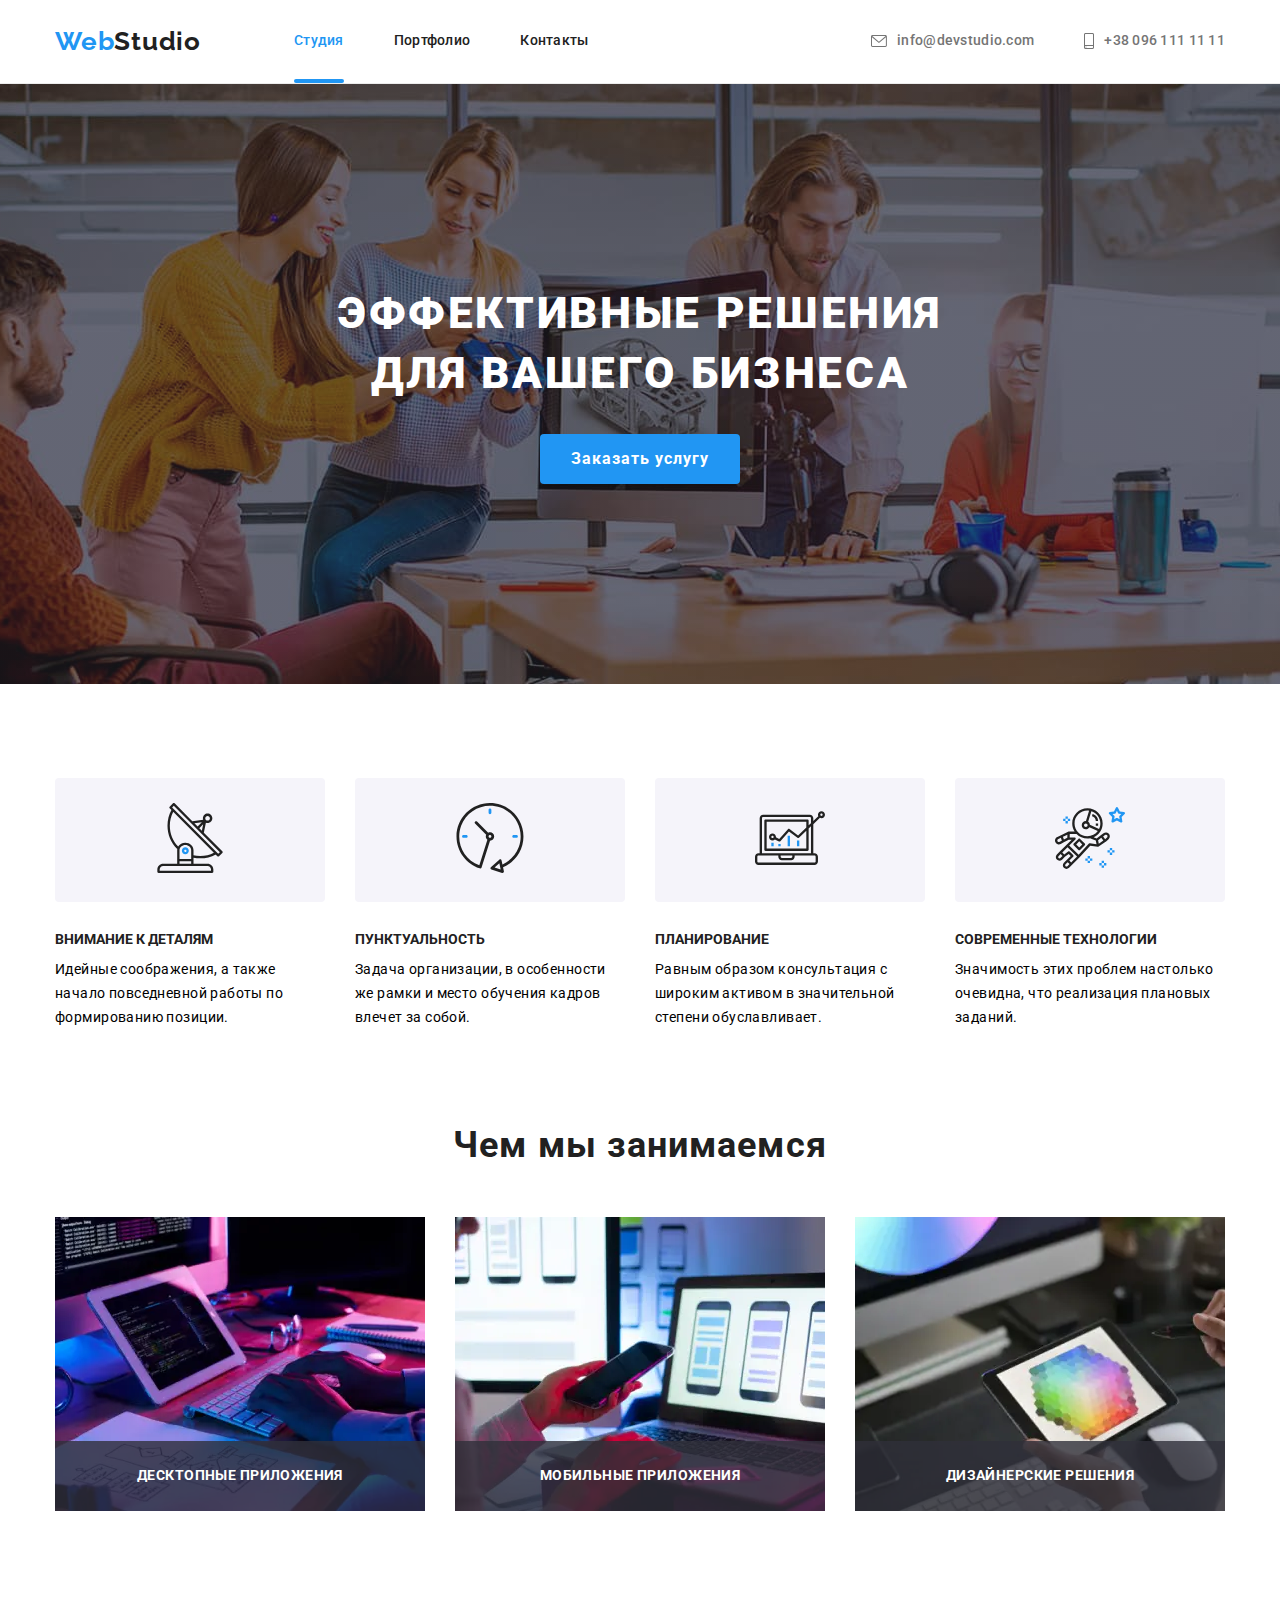
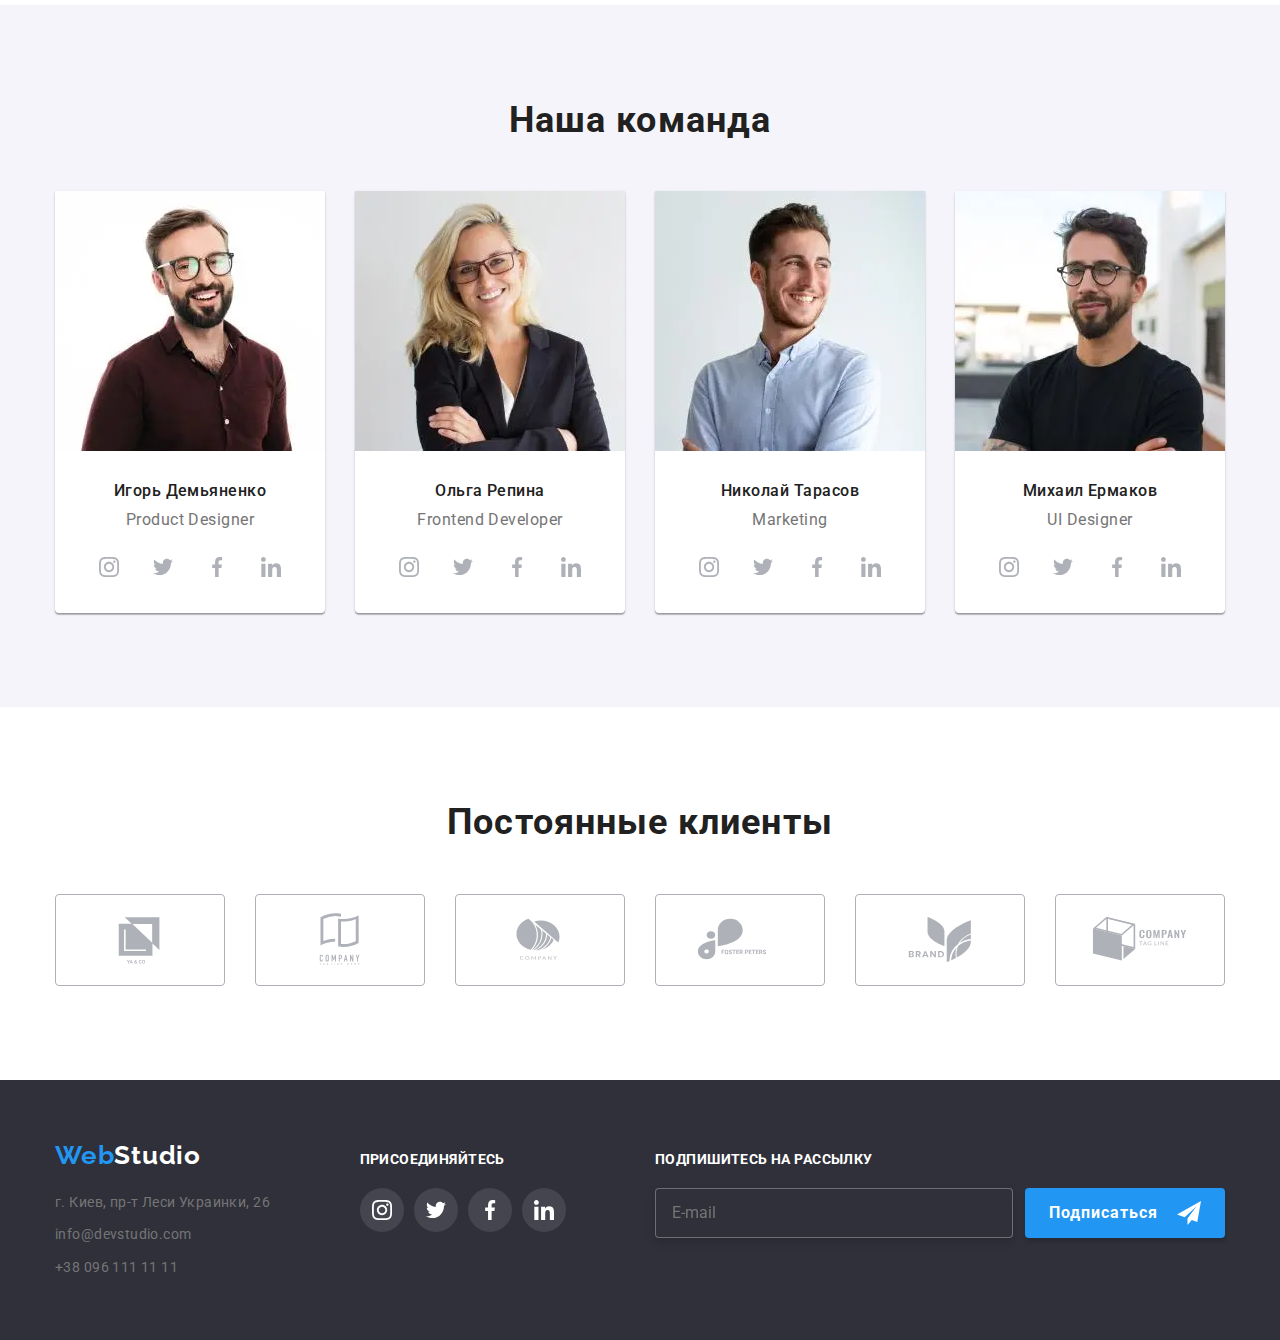
<file: index.html>
<!DOCTYPE html>
<html lang="ru">
  <head>
    <meta charset="UTF-8" />
    <meta http-equiv="X-UA-Compatible" content="IE=edge" />
    <meta name="viewport" content="width=device-width, initial-scale=1.0" />
    <title>WebStudio</title>
    <link rel="preconnect" href="https://fonts.googleapis.com" />
    <link rel="preconnect" href="https://fonts.gstatic.com" crossorigin />
    <link
      href="https://fonts.googleapis.com/css2?family=Raleway:wght@700&family=Roboto:wght@400;500;700;900&display=swap"
      rel="stylesheet"
    />
    <link
      rel="stylesheet"
      href="https://cdnjs.cloudflare.com/ajax/libs/modern-normalize/1.1.0/modern-normalize.css"
    />
    <link rel="stylesheet" href="./css/main.min.css" />
  </head>
  <body>
    <!-- Page header -->
    <header class="header">
      <div class="header__container container">
        <a href="./index.html" class="logo logo__header link"
          >Web<span class="logo__header--black">Studio</span></a
        >
        <button
          class="menu-button"
          type="button"
          aria-expanded="false"
          aria-controls="menu-container"
          data-menu-button
        >
          <svg width="24" height="18" aria-label="кнопка мобильного меню">
            <use
              class="icon-menu"
              href="./images/menu-button-sprite.svg#menu-header_button"
            ></use>
            <use
              class="icon-close"
              href="./images/menu-button-sprite.svg#close-header_button"
            ></use>
          </svg>
        </button>
        <div class="menu-container" id="menu-container" data-menu>
        <nav class="site-nav">
          <ul class="site-nav__list">
            <li class="site-nav__item">
              <a class="site-nav__link site-nav__link--current" href="./index.html">Студия</a>
            </li>
            <li class="site-nav__item">
              <a class="site-nav__link" href="./portfolio.html">Портфолио</a>
            </li>
            <li class="site-nav__item">
              <a class="site-nav__link" href="">Контакты</a>
            </li>
          </ul>
        </nav>
        <ul class="contacts">
          <li class="contacts__item">
            <a class="contacts__link" href="mailto:info@devstudio.com"
              ><svg class="contacts__icon" width="16px" height="12px">
                <use
                  href="./images/symbol-defs.svg#icon-contact-envelope"
                ></use>
              </svg>
              info@devstudio.com</a
            >
          </li>
          <li class="contacts__item">
            <a class="contacts__link" href="tel:+380961111111"
              ><svg class="contacts__icon" width="10px" height="16px">
                <use
                  href="./images/symbol-defs.svg#icon-contact-smartphone"
                ></use>
              </svg>
              +38 096 111 11 11</a
            >
          </li>
        </ul>
        </ul>
          <ul class="social-menu">
            <li class="social-menu__item">
              <a class="social-menu__link" href="#">Instagram</a>
            </li>
            <div class="social-menu__border"></div>
            <li class="social-menu__item">
              <a class="social-menu__link" href="#">Twitter</a>
            </li>
            <div class="social-menu__border"></div>
            <li class="social-menu__item">
              <a class="social-menu__link" href="#">Facebook</a>
            </li>
            <div class="social-menu__border"></div>
            <li class="social-menu__item">
              <a class="social-menu__link" href="#">Linkedin</a>
            </li>
          </ul>
          </div>
      </div>
    </header>
    <!-- Main page content-->
    <main>
      <!-- Hero section -->
      <section class="overlay">
        <div class="hero container">
          <h1 class="hero__title">Эффективные решения <br> для вашего бизнеса</h1>
          <button data-modal-open class="hero__btn btn" type="button">
            Заказать услугу
          </button>
        </div>
      </section>
      <!-- Work features section -->
      <section class="section">
        <div class="container">
          <h2 class="visually-hidden">Наши принципы работы</h2>
          <ul class="features">
            <li class="features__item">
              <div class="features__icon">
                <svg width="70px" height="70px">
                  <use
                    href="./images/symbol-defs.svg#icon-methods-antenna"
                  ></use>
                </svg>
              </div>
              <h3 class="features__title">Внимание к деталям</h3>
              <p class="features__text">
                Идейные соображения, а также начало повседневной работы по
                формированию позиции.
              </p>
            </li>
            <li class="features__item">
              <div class="features__icon">
                <svg width="70px" height="70px">
                  <use href="./images/symbol-defs.svg#icon-methods-clock"></use>
                </svg>
              </div>
              <h3 class="features__title">Пунктуальность</h3>
              <p class="features__text">
                Задача организации, в особенности же рамки и место обучения
                кадров влечет за собой.
              </p>
            </li>
            <li class="features__item">
              <div class="features__icon">
                <svg width="70px" height="70px">
                  <use
                    href="./images/symbol-defs.svg#icon-methods-diagram"
                  ></use>
                </svg>
              </div>
              <h3 class="features__title">Планирование</h3>
              <p class="features__text">
                Равным образом консультация с широким активом в значительной
                степени обуславливает.
              </p>
            </li>
            <li class="features__item">
              <div class="features__icon">
                <svg width="70px" height="70px">
                  <use
                    href="./images/symbol-defs.svg#icon-methods-astronaut"
                  ></use>
                </svg>
              </div>
              <h3 class="features__title">Современные технологии</h3>
              <p class="features__text">
                Значимость этих проблем настолько очевидна, что реализация
                плановых заданий.
              </p>
            </li>
          </ul>
        </div>
      </section>
      <!-- Activities section -->
      <section class="section activities__section activities__section--mobileHidden">
        <div class="container">
          <h2 class="section__title">Чем мы занимаемся</h2>
          <ul class="activities">
            <li class="activities__item">
              <picture>
                <source
                  srcset="
                    ./images/desktop/activities/job1.webp    1x,
                    ./images/desktop/activities/job1@2x.webp 2x
                  "
                  type="image/webp"
                  media="(min-width: 1200px)"
                />
                <source
                  srcset="./images/desktop/activities/job1.png 1x, ./images/desktop/activities/job1@2x.png 2x"
                  media="(min-width: 1200px)"
                />
                <img src="#" alt="Создание веб-сайтов" />
              </picture>
              <h3 class="activities__title">Десктопные приложения</h3>
            </li>
            <li class="activities__item">
              <picture>
                <source
                  srcset="
                    ./images/desktop/activities/job2.webp    1x,
                    ./images/desktop/activities/job2@2x.webp 2x
                  "
                  type="image/webp"
                  media="(min-width: 1200px)"
                />
                <source
                  srcset="./images/desktop/works/job2.png 1x, ./images/desktop/works/job2@2x.png 2x"
                  media="(min-width: 1200px)"
                />
                <img src="#" alt="Создание мобильный приложений" />
              </picture>
              <h3 class="activities__title">Мобильные приложения</h3>
            </li>
            <li class="activities__item">
              <picture>
                <source
                  srcset="
                    ./images/desktop/activities/job3.webp    1x,
                    ./images/desktop/activities/job3@2x.webp 2x
                  "
                  type="image/webp"
                  media="(min-width: 1200px)"
                />
                <source
                  srcset="./images/desktop/activities/job3.png 1x, ./images/desktop/activities/job3@2x.png 2x"
                  media="(min-width: 1200px)"
                />
                <img src="#" alt="Создание дизайна с нуля" />
              </picture>
              <h3 class="activities__title">Дизайнерские решения</h3>
            </li>
          </ul>
        </div>
      </section>
      <!-- Team section -->
      <section class="team__section section">
        <div class="container">
          <h2 class="section__title">Наша команда</h2>
          <ul class="team">
            <li class="team__item">
              <picture>

                <!-- Mobile -->
                <source
                  srcset="
                    ./images/mobile/team/demyanenko.webp    1x,
                    ./images/mobile/team/demyanenko@2x.webp 2x
                  "
                  type="image/webp"
                  media="(max-width: 767px)"
                />
                <source
                  srcset="
                    ./images/mobile/team/demyanenko.jpg    1x,
                    ./images/mobile/team/demyanenko@2x.jpg 2x
                  "
                  media="(max-width: 767px)"
                />

                <!-- Tablet -->
                <source
                  srcset="
                    ./images/tablet/team/demyanenko.webp    1x,
                    ./images/tablet/team/demyanenko@2x.webp 2x
                  "
                  type="image/webp"
                  media="(max-width: 1199px)"
                />
                <source
                  srcset="
                    ./images/tablet/team/demyanenko.jpg    1x,
                    ./images/tablet/team/demyanenko@2x.jpg 2x
                  "
                  media="(max-width: 1199px)"
                />

                <!-- Desktop -->
                <source
                  srcset="
                    ./images/desktop/team/demyanenko.webp    1x,
                    ./images/desktop/team/demyanenko@2x.webp 2x
                  "
                  type="image/webp"
                  media="(min-width: 1200px)"
                />
                <source
                  srcset="
                    ./images/desktop/team/demyanenko.jpg    1x,
                    ./images/desktop/team/demyanenko@2x.jpg 2x
                  "
                  media="(min-width: 1200px)"
                />
                <img class="team__photo" src="#" alt="Дизайнер продуктов Игорь Демьяненко" />
              </picture>
              <div class="team__wrap">
                <h3 class="team__name">Игорь Демьяненко</h3>
                <p class="team__role" lang="en">Product Designer</p>
                <ul class="social">
                  <li class="social__item">
                    <a class="social__link" href=""
                      ><svg class="social__icon" width="20px" height="20px">
                        <use
                          href="./images/symbol-defs.svg#icon-instagram"
                        ></use>
                      </svg>
                    </a>
                  </li>
                  <li class="social__item">
                    <a class="social__link" href=""
                      ><svg class="social__icon" width="20px" height="20px">
                        <use href="./images/symbol-defs.svg#icon-twitter"></use>
                      </svg>
                    </a>
                  </li>
                  <li class="social__item">
                    <a class="social__link" href=""
                      ><svg class="social__icon" width="20px" height="20px">
                        <use
                          href="./images/symbol-defs.svg#icon-facebook"
                        ></use>
                      </svg>
                    </a>
                  </li>
                  <li class="social__item">
                    <a class="social__link" href=""
                      ><svg class="social__icon" width="20px" height="20px">
                        <use
                          href="./images/symbol-defs.svg#icon-linkedin"
                        ></use>
                      </svg>
                    </a>
                  </li>
                </ul>
              </div>
            </li>
            <li class="team__item">
              <picture>

                <!-- Mobile -->
                <source
                  srcset="
                    ./images/mobile/team/repina.webp    1x,
                    ./images/mobile/team/repina@2x.webp 2x
                  "
                  type="image/webp"
                  media="(max-width: 767px)"
                />
                <source
                  srcset="./images/mobile/team/repina.jpg 1x, ./images/mobile/team/repina@2x.jpg 2x"
                  media="(max-width: 767px)"
                />

                <!-- Tablet -->
                <source
                  srcset="
                    ./images/tablet/team/repina.webp    1x,
                    ./images/tablet/team/repina@2x.webp 2x
                  "
                  type="image/webp"
                  media="(max-width: 1199px)"
                />
                <source
                  srcset="./images/tablet/team/repina.jpg 1x, ./images/tablet/team/repina@2x.jpg 2x"
                  media="(max-width: 1199px)"
                />

                <!-- Desktop -->
                <source
                  srcset="
                    ./images/desktop/team/repina.webp    1x,
                    ./images/desktop/team/repina@2x.webp 2x
                  "
                  type="image/webp"
                  media="(min-width: 1200px)"
                />
                <source
                  srcset="
                    ./images/desktop/team/repina.jpg    1x,
                    ./images/desktop/team/repina@2x.jpg 2x
                  "
                  media="(min-width: 1200px)"
                />
                <img class="team__photo" src="#" alt="Фронтенд-разработчик Ольга Репина" />
              </picture>
              <div class="team__wrap">
                <h3 class="team__name">Ольга Репина</h3>
                <p class="team__role" lang="en">Frontend Developer</p>
                <ul class="social">
                  <li class="social__item">
                    <a class="social__link" href=""
                      ><svg class="social__icon" width="20px" height="20px">
                        <use
                          href="./images/symbol-defs.svg#icon-instagram"
                        ></use>
                      </svg>
                    </a>
                  </li>
                  <li class="social__item">
                    <a class="social__link" href=""
                      ><svg class="social__icon" width="20px" height="20px">
                        <use href="./images/symbol-defs.svg#icon-twitter"></use>
                      </svg>
                    </a>
                  </li>
                  <li class="social__item">
                    <a class="social__link" href=""
                      ><svg class="social__icon" width="20px" height="20px">
                        <use
                          href="./images/symbol-defs.svg#icon-facebook"
                        ></use>
                      </svg>
                    </a>
                  </li>
                  <li class="social__item">
                    <a class="social__link" href=""
                      ><svg class="social__icon" width="20px" height="20px">
                        <use
                          href="./images/symbol-defs.svg#icon-linkedin"
                        ></use>
                      </svg>
                    </a>
                  </li>
                </ul>
              </div>
            </li>
            <li class="team__item">
              <picture>

                <!-- Mobile -->
                <source
                  srcset="
                    ./images/mobile/team/tarasov.webp    1x,
                    ./images/mobile/team/tarasov@2x.webp 2x
                  "
                  type="image/webp"
                  media="(max-width: 767px)"
                />
                <source
                  srcset="
                    ./images/mobile/team/tarasov.jpg    1x,
                    ./images/mobile/team/tarasov@2x.jpg 2x
                  "
                  media="(max-width: 767px)"
                />

                <!-- Tablet -->
                <source
                  srcset="
                    ./images/tablet/team/tarasov.webp    1x,
                    ./images/tablet/team/tarasov@2x.webp 2x
                  "
                  type="image/webp"
                  media="(max-width: 1199px)"
                />
                <source
                  srcset="
                    ./images/tablet/team/tarasov.jpg    1x,
                    ./images/tablet/team/tarasov@2x.jpg 2x
                  "
                  media="(max-width: 1199px)"
                />

                <!-- Desktop -->
                <source
                  srcset="
                    ./images/desktop/team/tarasov.webp    1x,
                    ./images/desktop/team/tarasov@2x.webp 2x
                  "
                  type="image/webp"
                  media="(min-width: 1200px)"
                />
                <source
                  srcset="
                    ./images/desktop/team/tarasov.jpg    1x,
                    ./images/desktop/team/tarasov@2x.jpg 2x
                  "
                  media="(min-width: 1200px)"
                />
                <img class="team__photo" src="#" alt="Маркетолог Николай Тарасов" />
              </picture>
              <div class="team__wrap">
                <h3 class="team__name">Николай Тарасов</h3>
                <p class="team__role" lang="en">Marketing</p>
                <ul class="social">
                  <li class="social__item">
                    <a class="social__link" href=""
                      ><svg class="social__icon" width="20px" height="20px">
                        <use
                          href="./images/symbol-defs.svg#icon-instagram"
                        ></use>
                      </svg>
                    </a>
                  </li>
                  <li class="social__item">
                    <a class="social__link" href=""
                      ><svg class="social__icon" width="20px" height="20px">
                        <use href="./images/symbol-defs.svg#icon-twitter"></use>
                      </svg>
                    </a>
                  </li>
                  <li class="social__item">
                    <a class="social__link" href=""
                      ><svg class="social__icon" width="20px" height="20px">
                        <use
                          href="./images/symbol-defs.svg#icon-facebook"
                        ></use>
                      </svg>
                    </a>
                  </li>
                  <li class="social__item">
                    <a class="social__link" href=""
                      ><svg class="social__icon" width="20px" height="20px">
                        <use
                          href="./images/symbol-defs.svg#icon-linkedin"
                        ></use>
                      </svg>
                    </a>
                  </li>
                </ul>
              </div>
            </li>
            <li class="team__item">
              <picture>

                <!-- Tablet -->
                <source
                  srcset="
                    ./images/mobile/team/ermakov.webp    1x,
                    ./images/mobile/team/ermakov@2x.webp 2x
                  "
                  type="image/webp"
                  media="(max-width: 767px)"
                />
                <source
                  srcset="
                    ./images/mobile/team/ermakov.jpg    1x,
                    ./images/mobile/team/ermakov@2x.jpg 2x
                  "
                  media="(max-width: 767px)"
                />

                <!-- Tablet -->
                <source
                  srcset="
                    ./images/tablet/team/ermakov.webp    1x,
                    ./images/tablet/team/ermakov@2x.webp 2x
                  "
                  type="image/webp"
                  media="(max-width: 1199px)"
                />
                <source
                  srcset="
                    ./images/tablet/team/ermakov.jpg    1x,
                    ./images/tablet/team/ermakov@2x.jpg 2x
                  "
                  media="(max-width: 1199px)"
                />

                <!-- Desktop -->
                <source
                  srcset="
                    ./images/desktop/team/ermakov.webp    1x,
                    ./images/desktop/team/ermakov@2x.webp 2x
                  "
                  type="image/webp"
                  media="(min-width: 1200px)"
                />
                <source
                  srcset="
                    ./images/desktop/team/ermakov.jpg    1x,
                    ./images/desktop/team/ermakov@2x.jpg 2x
                  "
                  media="(min-width: 1200px)"
                />
                <img
                  class="team__photo"
                  src="#"
                  alt="Дизайнер интерфейса Михаил Ермаков"
                />
              </picture>
              <div class="team__wrap">
                <h3 class="team__name">Михаил Ермаков</h3>
                <p class="team__role" lang="en">UI Designer</p>
                <ul class="social">
                  <li class="social__item">
                    <a class="social__link" href=""
                      ><svg class="social__icon" width="20px" height="20px">
                        <use
                          href="./images/symbol-defs.svg#icon-instagram"
                        ></use>
                      </svg>
                    </a>
                  </li>
                  <li class="social__item">
                    <a class="social__link" href=""
                      ><svg class="social__icon" width="20px" height="20px">
                        <use href="./images/symbol-defs.svg#icon-twitter"></use>
                      </svg>
                    </a>
                  </li>
                  <li class="social__item">
                    <a class="social__link" href=""
                      ><svg class="social__icon" width="20px" height="20px">
                        <use
                          href="./images/symbol-defs.svg#icon-facebook"
                        ></use>
                      </svg>
                    </a>
                  </li>
                  <li class="social__item">
                    <a class="social__link" href=""
                      ><svg class="social__icon" width="20px" height="20px">
                        <use
                          href="./images/symbol-defs.svg#icon-linkedin"
                        ></use>
                      </svg>
                    </a>
                  </li>
                </ul>
              </div>
            </li>
          </ul>
        </div>
      </section>
      <!-- Clients section -->
      <section class="section">
        <div class="container">
          <h2 class="section__title">Постоянные клиенты</h2>
          <ul class="clients">
            <li class="clients__item">
              <a class="clients__link" href="" target="_blank"
                ><svg class="clients__logo" width="106px" height="60px">
                  <use
                    href="./images/symbol-defs.svg#icon-client-logo-1"
                  ></use></svg
              ></a>
            </li>
            <li class="clients__item">
              <a class="clients__link" href="" target="_blank"
                ><svg class="clients__logo" width="106px" height="60px">
                  <use
                    href="./images/symbol-defs.svg#icon-client-logo-2"
                  ></use></svg
              ></a>
            </li>
            <li class="clients__item">
              <a class="clients__link" href="" target="_blank"
                ><svg class="clients__logo" width="106px" height="60px">
                  <use
                    href="./images/symbol-defs.svg#icon-client-logo-3"
                  ></use></svg
              ></a>
            </li>
            <li class="clients__item">
              <a class="clients__link" href="" target="_blank"
                ><svg class="clients__logo" width="106px" height="60px">
                  <use
                    href="./images/symbol-defs.svg#icon-client-logo-4"
                  ></use></svg
              ></a>
            </li>
            <li class="clients__item">
              <a class="clients__link" href="" target="_blank"
                ><svg class="clients__logo" width="106px" height="60px">
                  <use
                    href="./images/symbol-defs.svg#icon-client-logo-5"
                  ></use></svg
              ></a>
            </li>
            <li class="clients__item">
              <a class="clients__link" href="" target="_blank"
                ><svg class="clients__logo" width="106px" height="60px">
                  <use
                    href="./images/symbol-defs.svg#icon-client-logo-6"
                  ></use></svg
              ></a>
            </li>
          </ul>
        </div>
      </section>
    </main>
    <!-- Page footer -->
    <footer class="footer">
      <div class="footer__container container">
        <div class="footer__address">
          <a href="./index.html" class="logo logo__footer link"
            >Web<span class="logo__footer--white">Studio</span></a
          >
          <address class="address">
            <ul class="address__list">
              <li class="address__item">
                <a
                  class="address__link"
                  href="https://www.google.com/maps/place/%D0%B1%D1%83%D0%BB.+%D0%9B%D0%B5%D1%81%D0%B8+%D0%A3%D0%BA%D1%80%D0%B0%D0%B8%D0%BD%D0%BA%D0%B8,+26,+%D0%9A%D0%B8%D0%B5%D0%B2,+%D0%A3%D0%BA%D1%80%D0%B0%D0%B8%D0%BD%D0%B0,+02000/@50.4265841,30.5361971,17z/data=!3m1!4b1!4m5!3m4!1s0x40d4cf0e033ecbe9:0x57a4dffefec77da0!8m2!3d50.4265807!4d30.5383858"
                  target="_blank"
                  rel="noreferrer noopener"
                  >г. Киев, пр-т Леси Украинки, 26</a
                >
              </li>
              <li class="address__item">
                <a
                  class="address__link"
                  href="mailto:info@devstudio.com"
                  >info@devstudio.com</a
                >
              </li>
              <li class="address__item">
                <a class="address__link" href="tel:+380961111111"
                  >+38 096 111 11 11</a
                >
              </li>
            </ul>
          </address>
        </div>
        <div class="footer__social">
          <h2 class="footer__title footer__title--mobileCentered">Присоединяйтесь</h2>
          <ul class="social">
            <li class="social__item">
              <a class="social__link social__link--gray-background" href=""
                ><svg
                  class="social__icon social__icon--white"
                  width="20px"
                  height="20px"
                >
                  <use href="./images/symbol-defs.svg#icon-instagram"></use>
                </svg>
              </a>
            </li>
            <li class="social__item">
              <a class="social__link social__link--gray-background" href=""
                ><svg
                  class="social__icon social__icon--white"
                  width="20px"
                  height="20px"
                >
                  <use href="./images/symbol-defs.svg#icon-twitter"></use>
                </svg>
              </a>
            </li>
            <li class="social__item">
              <a class="social__link social__link--gray-background" href=""
                ><svg
                  class="social__icon social__icon--white"
                  width="20px"
                  height="20px"
                >
                  <use href="./images/symbol-defs.svg#icon-facebook"></use>
                </svg>
              </a>
            </li>
            <li class="social__item">
              <a class="social__link social__link--gray-background" href=""
                ><svg
                  class="social__icon social__icon--white"
                  width="20px"
                  height="20px"
                >
                  <use href="./images/symbol-defs.svg#icon-linkedin"></use>
                </svg>
              </a>
            </li>
          </ul>
        </div>
        <div class="footer__subscribe">
          <h2 class="footer__title footer__title--mobileCentered">Подпишитесь на рассылку</h2>
          <form
            action="#"
            class="subscribe__form"
            name="subscribe-form"
            autocomplete="on"
          >
          <label class="subscribe__email-field" for="email">
              <input
                class="subscribe__email-input"
                type="email"
                name="email"
                placeholder="E-mail"
                pattern="[a-z0-9._%+-]+@[a-z0-9.-]+\.[a-z]{2,4}$"
                title="mail@gmail.com"
              />
            </label>
            <button class="btn" type="submit">
              Подписаться
              <svg class="icon-subscribe" width="24px" height="24px">
                <use href="./images/symbol-defs.svg#icon-subscribe"></use>
              </svg>
            </button>
          </form>
          </div>
          </div>
    </footer>
    <!-- Modal window and backdrop -->
    <div data-modal class="backdrop is-hidden">
      <div class="modal">
        <button data-modal-close class="modal__close-btn" type="button">
          <svg class="modal__close-btn-icon" width="11px" height="11px">
            <use href="./images/symbol-defs.svg#icon-btn-close"></use>
          </svg>
        </button>
        <form action="#" class="modal__form" autocomplete="off">
          <p class="modal__form-header">
            Оставьте свои данные, мы вам перезвоним
          </p>
          <label class="modal__form-field">
            Имя
            <span class="modal__form-wrapper">
              <input type="text" class="modal__form-input" name="user-name" />
              <svg class="modal__form-icon" width="18px" height="18px">
                <use href="./images/symbol-defs.svg#icon-order-person"></use>
              </svg>
            </span>
          </label>
          <label class="modal__form-field">
            Телефон
            <span class="modal__form-wrapper">
              <input type="text" class="modal__form-input" name="user-tel" />
              <svg class="modal__form-icon" width="18px" height="18px">
                <use href="./images/symbol-defs.svg#icon-order-phone"></use>
              </svg>
            </span>
          </label>
          <label class="modal__form-field">
            E-mail
            <span class="modal__form-wrapper">
              <input type="email" class="modal__form-input" name="user-email" />
              <svg class="modal__form-icon" width="18px" height="18px">
                <use href="./images/symbol-defs.svg#icon-order-email"></use>
              </svg>
            </span>
          </label>
          <label class="modal__form-field">
            Комментарий<textarea
              name="user-comment"
              placeholder="Введите текст"
              class="modal__form-comment"
            ></textarea>
          </label>
          <input
            type="checkbox"
            id="modal-accept-terms"
            class="modal__form-checkbox visually-hidden"
          />
          <label for="modal-accept-terms" class="modal__form-checkbox-label">
            Соглашаюсь с рассылкой и принимаю
            <a href="" class="modal__terms-text">Условия договора</a>
          </label>
          <button class="btn modal__submit-btn" type="submit">Отправить</button>
        </form>
      </div>
    </div>
    <script src="./js/modal.js"></script>
    <script src="./js/menu-mobile.js"></script>
  </body>
</html>
</file>
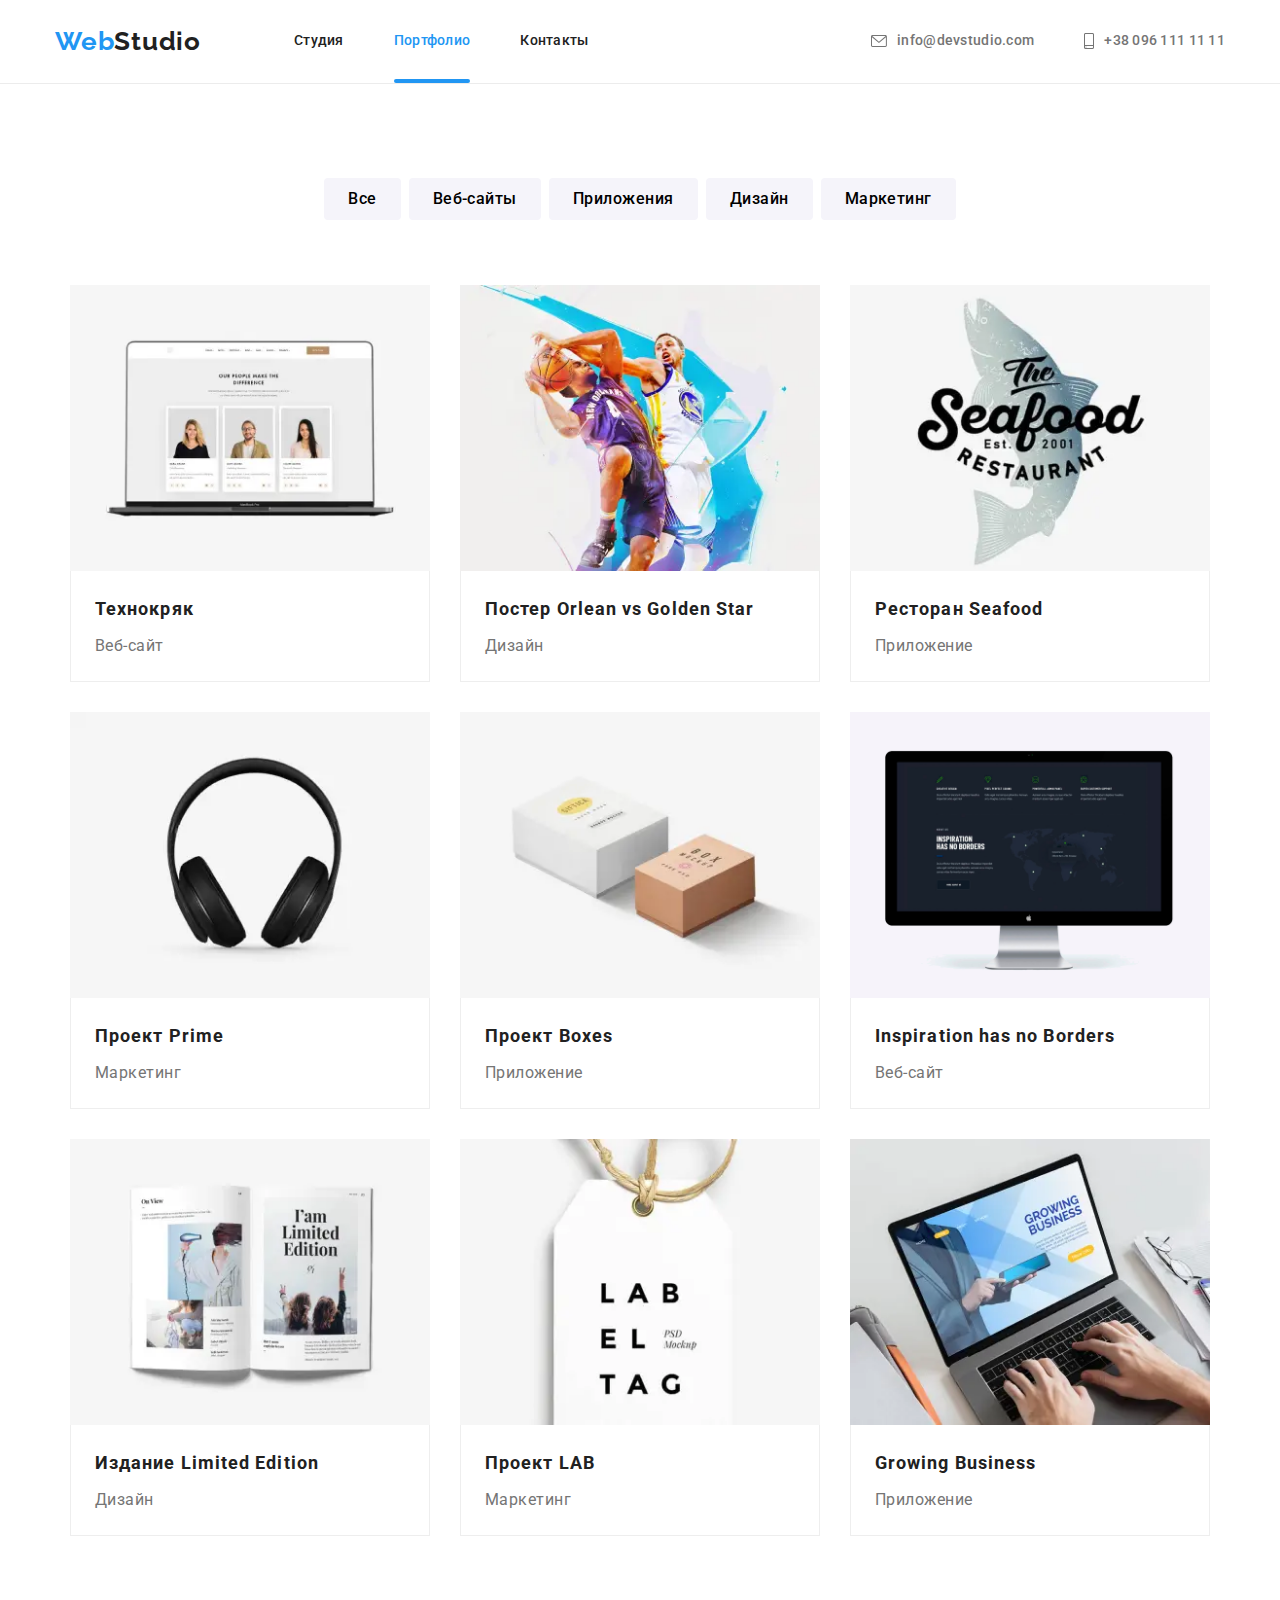
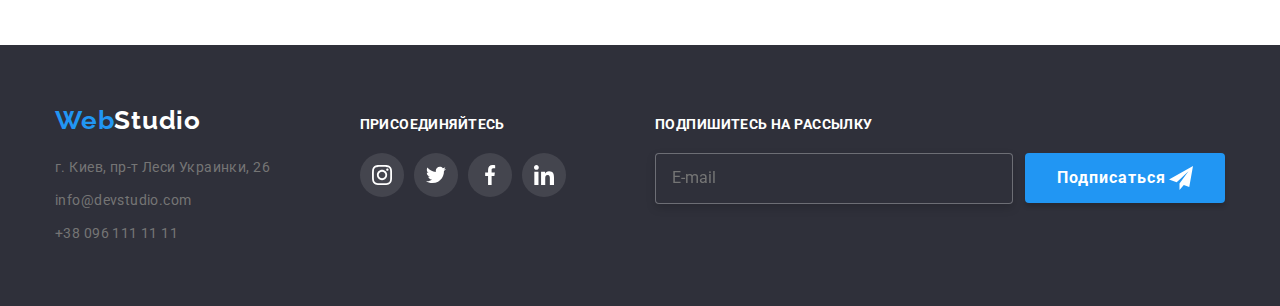
<file: portfolio.html>
<!DOCTYPE html>
<html lang="ru">
  <head>
    <meta charset="UTF-8" />
    <meta http-equiv="X-UA-Compatible" content="IE=edge" />
    <meta name="viewport" content="width=device-width, initial-scale=1.0" />
    <title>Портфолио</title>
    <link rel="preconnect" href="https://fonts.googleapis.com" />
    <link rel="preconnect" href="https://fonts.gstatic.com" crossorigin />
    <link
      href="https://fonts.googleapis.com/css2?family=Raleway:wght@700&family=Roboto:wght@400;500;700;900&display=swap"
      rel="stylesheet"
    />
    <link
      rel="stylesheet"
      href="https://cdnjs.cloudflare.com/ajax/libs/modern-normalize/1.1.0/modern-normalize.css"
    />
    <link rel="stylesheet" href="./css/main.min.css" />
  </head>
  <body>
    <!--Page header-->
    <header class="header">
      <div class="header__container container">
        <a href="./index.html" class="logo logo__header link"
          >Web<span class="logo__header--black">Studio</span></a
        >
        <button
          class="menu-button"
          type="button"
          aria-expanded="false"
          aria-controls="menu-container"
          data-menu-button
        >
          <svg width="24" height="18" aria-label="кнопка мобильного меню">
            <use
              class="icon-menu"
              href="./images/menu-button-sprite.svg#menu-header_button"
            ></use>
            <use
              class="icon-close"
              href="./images/menu-button-sprite.svg#close-header_button"
            ></use>
          </svg>
        </button>
        <div class="menu-container" id="menu-container" data-menu>
          <nav class="site-nav">
            <ul class="site-nav__list">
              <li class="site-nav__item">
                <a class="site-nav__link" href="./index.html">Студия</a>
              </li>
              <li class="site-nav__item">
                <a class="site-nav__link site-nav__link--current" href="./portfolio.html"
                  >Портфолио</a
                >
              </li>
              <li class="site-nav__item">
                <a class="site-nav__link" href="">Контакты</a>
              </li>
            </ul>
          </nav>
          <ul class="contacts">
            <li class="contacts__item">
              <a class="contacts__link" href="mailto:info@devstudio.com"
                ><svg class="contacts__icon" width="16px" height="12px">
                  <use
                    href="./images/symbol-defs.svg#icon-contact-envelope"
                  ></use>
                </svg>
                info@devstudio.com</a
              >
            </li>
            <li class="contacts__item">
              <a class="contacts__link" href="tel:+380961111111"
                ><svg class="contacts__icon" width="10px" height="16px">
                  <use
                    href="./images/symbol-defs.svg#icon-contact-smartphone"
                  ></use>
                </svg>
                +38 096 111 11 11</a
              >
            </li>
          </ul>
          </ul>
          <ul class="social-menu">
            <li class="social-menu__item">
              <a class="social-menu__link" href="#">Instagram</a>
            </li>
            <div class="social-menu__border"></div>
            <li class="social-menu__item">
              <a class="social-menu__link" href="#">Twitter</a>
            </li>
            <div class="social-menu__border"></div>
            <li class="social-menu__item">
              <a class="social-menu__link" href="#">Facebook</a>
            </li>
            <div class="social-menu__border"></div>
            <li class="social-menu__item">
              <a class="social-menu__link" href="#">Linkedin</a>
            </li>
          </ul>
          </div>
      </div>
    </header>
    <!-- Main content -->
    <main>
      <!-- Portfolio section -->
      <section class="section">
        <div class="container">
          <h1 class="visually-hidden">Наше портфолио</h1>
          <ul class="pf-filter">
            <li class="pf-filter__item">
              <button class="pf-filter__btn" type="button">Все</button>
            </li>
            <li class="pf-filter__item">
              <button class="pf-filter__btn" type="button">Веб-сайты</button>
            </li>
            <li class="pf-filter__item">
              <button class="pf-filter__btn" type="button">Приложения</button>
            </li>
            <li class="pf-filter__item">
              <button class="pf-filter__btn" type="button">Дизайн</button>
            </li>
            <li class="pf-filter__item">
              <button class="pf-filter__btn" type="button">Маркетинг</button>
            </li>
          </ul>
          <ul class="portfolio">
            <li class="portfolio__item">
              <a class="portfolio__link" href="">
                <div class="portfolio__card-wrap">
                  <picture>
                    <source
                      srcset="
                        ./images/mobile/portfolio/web-site.webp    1x,
                        ./images/mobile/portfolio/web-site@2x.webp 2x
                      "
                      type="image/webp"
                      media="(max-width: 767px)"
                    />
                    <source
                      srcset="
                        ./images/mobile/portfolio/web-site.png    1x,
                        ./images/mobile/portfolio/web-site@2x.png 2x
                      "
                      media="(max-width: 767px)"
                    />
                    <source
                      srcset="
                        ./images/tablet/portfolio/web-site.webp    1x,
                        ./images/tablet/portfolio/web-site@2x.webp 2x
                      "
                      type="image/webp"
                      media="(max-width: 1199px)"
                    />
                    <source
                      srcset="
                        ./images/tablet/portfolio/web-site.png    1x,
                        ./images/tablet/portfolio/web-site@2x.png 2x
                      "
                      media="(max-width: 1199px)"
                    />
                    <source
                      srcset="
                        ./images/desktop/portfolio/web-site.webp    1x,
                        ./images/desktop/portfolio/web-site@2x.webp 2x
                      "
                      type="image/webp"
                      media="(min-width: 1200px)"
                    />
                    <source
                      srcset="
                        ./images/desktop/portfolio/web-site.png    1x,
                        ./images/desktop/portfolio/web-site@2x.png 2x
                      "
                      media="(min-width: 1200px)"
                    />
                    <img src="#" alt="Дизайн вебсайта Технокряк" />
                  </picture>
                  <p class="portfolio__card-overview">
                    Технокряк это современная площадка распространения
                    коронавируса. Компании используют эту платформу для
                    цифрового шпионажа и атак на защищённые сервера конкурентов.
                  </p>
                </div>
                <div class="portfolio__card">
                  <h2 class="portfolio__title">Технокряк</h2>
                  <p class="portfolio__text">Веб-сайт</p>
                </div>
              </a>
            </li>
            <li class="portfolio__item">
              <a class="portfolio__link" href="">
                <div class="portfolio__card-wrap">
                  <picture>
                    <source
                      srcset="
                        ./images/mobile/portfolio/desing.webp    1x,
                        ./images/mobile/portfolio/desing@2x.webp 2x
                      "
                      type="image/webp"
                      media="(max-width: 767px)"
                    />
                    <source
                      srcset="
                        ./images/mobile/portfolio/desing.png    1x,
                        ./images/mobile/portfolio/desing@2x.png 2x
                      "
                      media="(max-width: 767px)"
                    />
                    <source
                      srcset="
                        ./images/tablet/portfolio/desing.webp    1x,
                        ./images/tablet/portfolio/desing@2x.webp 2x
                      "
                      type="image/webp"
                      media="(max-width: 1199px)"
                    />
                    <source
                      srcset="
                        ./images/tablet/portfolio/desing.png    1x,
                        ./images/tablet/portfolio/desing@2x.png 2x
                      "
                      media="(max-width: 1199px)"
                    />
                    <source
                      srcset="
                        ./images/desktop/portfolio/desing.webp    1x,
                        ./images/desktop/portfolio/desing@2x.webp 2x
                      "
                      type="image/webp"
                      media="(min-width: 1200px)"
                    />
                    <source
                      srcset="
                        ./images/desktop/portfolio/desing.png    1x,
                        ./images/desktop/portfolio/desing@2x.png 2x
                      "
                      media="(min-width: 1200px)"
                    />
                    <img src="#" alt="Дизайн баскетбольного постера" />
                  </picture>
                  <p class="portfolio__card-overview">
                    Lorem, ipsum dolor sit amet consectetur adipisicing elit.
                    Iure excepturi dolore esse tempora ex error dicta autem
                    officiis, itaque doloremque!
                  </p>
                </div>
                <div class="portfolio__card">
                  <h2 class="portfolio__title">
                    Постер <span lang="en">Orlean vs Golden Star</span>
                  </h2>
                  <p class="portfolio__text">Дизайн</p>
                </div>
              </a>
            </li>
            <li class="portfolio__item">
              <a class="portfolio__link" href="">
                <div class="portfolio__card-wrap">
                  <picture>
                    <source
                      srcset="
                        ./images/mobile/portfolio/annexes.webp    1x,
                        ./images/mobile/portfolio/annexes@2x.webp 2x
                      "
                      type="image/webp"
                      media="(max-width: 767px)"
                    />
                    <source
                      srcset="
                        ./images/mobile/portfolio/annexes.png    1x,
                        ./images/mobile/portfolio/annexes@2x.png 2x
                      "
                      media="(max-width: 767px)"
                    />
                    <source
                      srcset="
                        ./images/tablet/portfolio/annexes.webp    1x,
                        ./images/tablet/portfolio/annexes@2x.webp 2x
                      "
                      type="image/webp"
                      media="(max-width: 1199px)"
                    />
                    <source
                      srcset="
                        ./images/tablet/portfolio/annexes.png    1x,
                        ./images/tablet/portfolio/annexes@2x.png 2x
                      "
                      media="(max-width: 1199px)"
                    />
                    <source
                      srcset="
                        ./images/desktop/portfolio/annexes.webp    1x,
                        ./images/desktop/portfolio/annexes@2x.webp 2x
                      "
                      type="image/webp"
                      media="(min-width: 1200px)"
                    />
                    <source
                      srcset="
                        ./images/desktop/portfolio/annexes.png    1x,
                        ./images/desktop/portfolio/annexes@2x.png 2x
                      "
                      media="(min-width: 1200px)"
                    />
                    <img src="#" alt="Приложение для ресторана морской кухни" />
                  </picture>
                  <p class="portfolio__card-overview">
                    Lorem, ipsum dolor sit amet consectetur adipisicing elit.
                    Iure excepturi dolore esse tempora ex error dicta autem
                    officiis, itaque doloremque!
                  </p>
                </div>
                <div class="portfolio__card">
                  <h2 class="portfolio__title">
                    Ресторан <span lang="en">Seafood</span>
                  </h2>
                  <p class="portfolio__text">Приложение</p>
                </div>
              </a>
            </li>
            <li class="portfolio__item">
              <a class="portfolio__link" href="">
                <div class="portfolio__card-wrap">
                  <picture>
                    <source
                      srcset="
                        ./images/mobile/portfolio/marketing.webp    1x,
                        ./images/mobile/portfolio/marketing@2x.webp 2x
                      "
                      type="image/webp"
                      media="(max-width: 767px)"
                    />
                    <source
                      srcset="
                        ./images/mobile/portfolio/marketing.png    1x,
                        ./images/mobile/portfolio/marketing@2x.png 2x
                      "
                      media="(max-width: 767px)"
                    />
                    <source
                      srcset="
                        ./images/tablet/portfolio/marketing.webp    1x,
                        ./images/tablet/portfolio/marketing@2x.webp 2x
                      "
                      type="image/webp"
                      media="(max-width: 1199px)"
                    />
                    <source
                      srcset="
                        ./images/tablet/portfolio/marketing.png    1x,
                        ./images/tablet/portfolio/marketing@2x.png 2x
                      "
                      media="(max-width: 1199px)"
                    />
                    <source
                      srcset="
                        ./images/desktop/portfolio/marketing.webp    1x,
                        ./images/desktop/portfolio/marketing@2x.webp 2x
                      "
                      type="image/webp"
                      media="(min-width: 1200px)"
                    />
                    <source
                      srcset="
                        ./images/desktop/portfolio/marketing.png    1x,
                        ./images/desktop/portfolio/marketing@2x.png 2x
                      "
                      media="(min-width: 1200px)"
                    />
                    <img src="#" alt="Маркетинговый нового товара" />
                  </picture>
                  <p class="portfolio__card-overview">
                    Lorem, ipsum dolor sit amet consectetur adipisicing elit.
                    Iure excepturi dolore esse tempora ex error dicta autem
                    officiis, itaque doloremque!
                  </p>
                </div>
                <div class="portfolio__card">
                  <h2 class="portfolio__title">
                    Проект <span lang="en">Prime</span>
                  </h2>
                  <p class="portfolio__text">Маркетинг</p>
                </div>
              </a>
            </li>
            <li class="portfolio__item">
              <a class="portfolio__link" href="">
                <div class="portfolio__card-wrap">
                  <picture>
                    <source
                      srcset="
                        ./images/mobile/portfolio/annexes1.webp    1x,
                        ./images/mobile/portfolio/annexes1@2x.webp 2x
                      "
                      type="image/webp"
                      media="(max-width: 767px)"
                    />
                    <source
                      srcset="
                        ./images/mobile/portfolio/annexes1.png    1x,
                        ./images/mobile/portfolio/annexes1@2x.png 2x
                      "
                      media="(max-width: 767px)"
                    />
                    <source
                      srcset="
                        ./images/tablet/portfolio/annexes1.webp    1x,
                        ./images/tablet/portfolio/annexes1@2x.webp 2x
                      "
                      type="image/webp"
                      media="(max-width: 1199px)"
                    />
                    <source
                      srcset="
                        ./images/tablet/portfolio/annexes1.png    1x,
                        ./images/tablet/portfolio/annexes1@2x.png 2x
                      "
                      media="(max-width: 1199px)"
                    />
                    <source
                      srcset="
                        ./images/desktop/portfolio/annexes1.webp    1x,
                        ./images/desktop/portfolio/annexes1@2x.webp 2x
                      "
                      type="image/webp"
                      media="(min-width: 1200px)"
                    />
                    <source
                      srcset="
                        ./images/desktop/portfolio/annexes1.png    1x,
                        ./images/desktop/portfolio/annexes1@2x.png 2x
                      "
                      media="(min-width: 1200px)"
                    />
                    <img src="#" alt="Проект коробки" />
                  </picture>
                  <p class="portfolio__card-overview">
                    Lorem, ipsum dolor sit amet consectetur adipisicing elit.
                    Iure excepturi dolore esse tempora ex error dicta autem
                    officiis, itaque doloremque!
                  </p>
                </div>
                <div class="portfolio__card">
                  <h2 class="portfolio__title">
                    Проект <span lang="en">Boxes</span>
                  </h2>
                  <p class="portfolio__text">Приложение</p>
                </div>
              </a>
            </li>
            <li class="portfolio__item">
              <a class="portfolio__link" href="">
                <div class="portfolio__card-wrap">
                  <picture>
                    <source
                      srcset="
                        ./images/mobile/portfolio/web-site1.webp    1x,
                        ./images/mobile/portfolio/web-site1@2x.webp 2x
                      "
                      type="image/webp"
                      media="(max-width: 767px)"
                    />
                    <source
                      srcset="
                        ./images/mobile/portfolio/web-site1.png    1x,
                        ./images/mobile/portfolio/web-site1@2x.png 2x
                      "
                      media="(max-width: 767px)"
                    />
                    <source
                      srcset="
                        ./images/tablet/portfolio/web-site1.webp    1x,
                        ./images/tablet/portfolio/web-site1@2x.webp 2x
                      "
                      type="image/webp"
                      media="(max-width: 1199px)"
                    />
                    <source
                      srcset="
                        ./images/tablet/portfolio/web-site1.png    1x,
                        ./images/tablet/portfolio/web-site1@2x.png 2x
                      "
                      media="(max-width: 1199px)"
                    />
                    <source
                      srcset="
                        ./images/desktop/portfolio/web-site1.png     1x,
                        ./images/desktop/portfolio/web-site1@2x.webp 2x
                      "
                      type="image/webp"
                      media="(min-width: 1200px)"
                    />
                    <source
                      srcset="
                        ./images/desktop/portfolio/web-site1.png    1x,
                        ./images/desktop/portfolio/web-site1@2x.png 2x
                      "
                      media="(min-width: 1200px)"
                    />
                    <img src="#" alt="Вебсайт 'у вдохновения нет границ'" />
                  </picture>
                  <p class="portfolio__card-overview">
                    Lorem, ipsum dolor sit amet consectetur adipisicing elit.
                    Iure excepturi dolore esse tempora ex error dicta autem
                    officiis, itaque doloremque!
                  </p>
                </div>
                <div class="portfolio__card">
                  <h2 class="portfolio__title" lang="en">
                    Inspiration has no Borders
                  </h2>
                  <p class="portfolio__text">Веб-сайт</p>
                </div>
              </a>
            </li>
            <li class="portfolio__item">
              <a class="portfolio__link" href="">
                <div class="portfolio__card-wrap">
                 <picture>
                    <source
                      srcset="
                        ./images/mobile/portfolio/desing1.webp    1x,
                        ./images/mobile/portfolio/desing1@2x.webp 2x
                      "
                      type="image/webp"
                      media="(max-width: 767px)"
                    />
                    <source
                      srcset="
                        ./images/mobile/portfolio/desing1.png    1x,
                        ./images/mobile/portfolio/desing1@2x.png 2x
                      "
                      media="(max-width: 767px)"
                    />
                    <source
                      srcset="
                        ./images/tablet/portfolio/desing1.webp    1x,
                        ./images/tablet/portfolio/desing1@2x.webp 2x
                      "
                      type="image/webp"
                      media="(max-width: 1199px)"
                    />
                    <source
                      srcset="
                        ./images/tablet/portfolio/desing1.png    1x,
                        ./images/tablet/portfolio/desing1@2x.png 2x
                      "
                      media="(max-width: 1199px)"
                    />
                    <source
                      srcset="
                        ./images/desktop/portfolio/desing1.webp    1x,
                        ./images/desktop/portfolio/desing1@2x.webp 2x
                      "
                      type="image/webp"
                      media="(min-width: 1200px)"
                    />
                    <source
                      srcset="
                        ./images/desktop/portfolio/desing1.png    1x,
                        ./images/desktop/portfolio/desing1@2x.png 2x
                      "
                      media="(min-width: 1200px)"
                    />
                    <img src="#" alt="Дизайн журнала" />
                  </picture>
                  <p class="portfolio__card-overview">
                    Lorem, ipsum dolor sit amet consectetur adipisicing elit.
                    Iure excepturi dolore esse tempora ex error dicta autem
                    officiis, itaque doloremque!
                  </p>
                </div>
                <div class="portfolio__card">
                  <h2 class="portfolio__title">
                    Издание <span lang="en">Limited Edition</span>
                  </h2>
                  <p class="portfolio__text">Дизайн</p>
                </div>
              </a>
            </li>
            <li class="portfolio__item">
              <a class="portfolio__link" href="">
                <div class="portfolio__card-wrap">
                  <picture>
                    <source
                      srcset="
                        ./images/mobile/portfolio/marketing1.webp    1x,
                        ./images/mobile/portfolio/marketing1@2x.webp 2x
                      "
                      type="image/webp"
                      media="(max-width: 767px)"
                    />
                    <source
                      srcset="
                        ./images/mobile/portfolio/marketing1.png    1x,
                        ./images/mobile/portfolio/marketing1@2x.png 2x
                      "
                      media="(max-width: 767px)"
                    />
                    <source
                      srcset="
                        ./images/tablet/portfolio/marketing1.webp    1x,
                        ./images/tablet/portfolio/marketing1@2x.webp 2x
                      "
                      type="image/webp"
                      media="(max-width: 1199px)"
                    />
                    <source
                      srcset="
                        ./images/tablet/portfolio/marketing1.png    1x,
                        ./images/tablet/portfolio/marketing1@2x.png 2x
                      "
                      media="(max-width: 1199px)"
                    />
                    <source
                      srcset="
                        ./images/desktop/portfolio/marketing1.webp    1x,
                        ./images/desktop/portfolio/marketing1@2x.webp 2x
                      "
                      type="image/webp"
                      media="(min-width: 1200px)"
                    />
                    <source
                      srcset="
                        ./images/desktop/portfolio/marketing1.png    1x,
                        ./images/desktop/portfolio/marketing1@2x.png 2x
                      "
                      media="(min-width: 1200px)"
                    />
                    <img src="#" alt="Маркетинг для Проект Лаб" />
                  </picture>
                  <p class="portfolio__card-overview">
                    Lorem, ipsum dolor sit amet consectetur adipisicing elit.
                    Iure excepturi dolore esse tempora ex error dicta autem
                    officiis, itaque doloremque!
                  </p>
                </div>
                <div class="portfolio__card">
                  <h2 class="portfolio__title">Проект <span>LAB</span></h2>
                  <p class="portfolio__text">Маркетинг</p>
                </div>
              </a>
            </li>
            <li class="portfolio__item">
              <a class="portfolio__link" href="">
                <div class="portfolio__card-wrap">
                  <picture>
                    <source
                      srcset="
                        ./images/mobile/portfolio/annexes2.webp    1x,
                        ./images/mobile/portfolio/annexes2@2x.webp 2x
                      "
                      type="image/webp"
                      media="(max-width: 767px)"
                    />
                    <source
                      srcset="
                        ./images/mobile/portfolio/annexes2.png    1x,
                        ./images/mobile/portfolio/annexes2@2x.png 2x
                      "
                      media="(max-width: 767px)"
                    />
                    <source
                      srcset="
                        ./images/tablet/portfolio/annexes2.webp    1x,
                        ./images/tablet/portfolio/annexes2@2x.webp 2x
                      "
                      type="image/webp"
                      media="(max-width: 1199px)"
                    />
                    <source
                      srcset="
                        ./images/tablet/portfolio/annexes2.png    1x,
                        ./images/tablet/portfolio/annexes2@2x.png 2x
                      "
                      media="(max-width: 1199px)"
                    />
                    <source
                      srcset="
                        ./images/desktop/portfolio/annexes2.webp    1x,
                        ./images/desktop/portfolio/annexes2@2x.webp 2x
                      "
                      type="image/webp"
                      media="(min-width: 1200px)"
                    />
                    <source
                      srcset="
                        ./images/desktop/portfolio/annexes2.png    1x,
                        ./images/desktop/portfolio/annexes2@2x.png 2x
                      "
                      media="(min-width: 1200px)"
                    />
                    <img src="#" alt="Приложение для развития бизнеса" />
                  </picture>
                  <p class="portfolio__card-overview">
                    Lorem, ipsum dolor sit amet consectetur adipisicing elit.
                    Iure excepturi dolore esse tempora ex error dicta autem
                    officiis, itaque doloremque!
                  </p>
                </div>
                <div class="portfolio__card">
                  <h2 class="portfolio__title" lang="en">Growing Business</h2>
                  <p class="portfolio__text">Приложение</p>
                </div>
              </a>
            </li>
          </ul>
        </div>
      </section>
    </main>
    <!-- Footer -->
    <footer class="footer">
      <div class="footer__container container">
        <div class="footer__address">
          <a href="./index.html" class="logo logo__footer link"
            >Web<span class="logo__footer--white">Studio</span></a
          >
          <address class="address">
            <ul class="address__list">
              <li class="address__item">
                <a
                  class="address__link text-white"
                  href="https://www.google.com/maps/place/%D0%B1%D1%83%D0%BB.+%D0%9B%D0%B5%D1%81%D0%B8+%D0%A3%D0%BA%D1%80%D0%B0%D0%B8%D0%BD%D0%BA%D0%B8,+26,+%D0%9A%D0%B8%D0%B5%D0%B2,+%D0%A3%D0%BA%D1%80%D0%B0%D0%B8%D0%BD%D0%B0,+02000/@50.4265841,30.5361971,17z/data=!3m1!4b1!4m5!3m4!1s0x40d4cf0e033ecbe9:0x57a4dffefec77da0!8m2!3d50.4265807!4d30.5383858"
                  target="_blank"
                  rel="noreferrer noopener"
                  >г. Киев, пр-т Леси Украинки, 26</a
                >
              </li>
              <li class="address__item">
                <a
                  class="address__link text-grey"
                  href="mailto:info@devstudio.com"
                  >info@devstudio.com</a
                >
              </li>
              <li class="address__item">
                <a class="address__link text-grey" href="tel:+380961111111"
                  >+38 096 111 11 11</a
                >
              </li>
            </ul>
          </address>
        </div>
        <div class="footer__social">
          <h2 class="footer__title">Присоединяйтесь</h2>
          <ul class="social">
            <li class="social__item">
              <a class="social__link social__link--gray-background" href=""
                ><svg
                  class="social__icon social__icon--white"
                  width="20px"
                  height="20px"
                >
                  <use href="./images/symbol-defs.svg#icon-instagram"></use>
                </svg>
              </a>
            </li>
            <li class="social__item">
              <a class="social__link social__link--gray-background" href=""
                ><svg
                  class="social__icon social__icon--white"
                  width="20px"
                  height="20px"
                >
                  <use href="./images/symbol-defs.svg#icon-twitter"></use>
                </svg>
              </a>
            </li>
            <li class="social__item">
              <a class="social__link social__link--gray-background" href=""
                ><svg
                  class="social__icon social__icon--white"
                  width="20px"
                  height="20px"
                >
                  <use href="./images/symbol-defs.svg#icon-facebook"></use>
                </svg>
              </a>
            </li>
            <li class="social__item">
              <a class="social__link social__link--gray-background" href=""
                ><svg
                  class="social__icon social__icon--white"
                  width="20px"
                  height="20px"
                >
                  <use href="./images/symbol-defs.svg#icon-linkedin"></use>
                </svg>
              </a>
            </li>
          </ul>
        </div>
        <div class="footer__subscribe">
          <h2 class="footer__title">Подпишитесь на рассылку</h2>
          <form
            action="#"
            class="subscribe__form"
            name="subscribe-form"
            autocomplete="on"
          >
            <label class="subscribe__email-field" for="email">
              <input
                class="subscribe__email-input"
                type="email"
                name="email"
                placeholder="E-mail"
                pattern="[a-z0-9._%+-]+@[a-z0-9.-]+\.[a-z]{2,4}$"
                title="mail@gmail.com"
              />
            </label>
            <button class="btn subscribe__button" type="submit">
              Подписаться
              <svg class="icon-subscribe" width="24px" height="24px">
                <use href="./images/symbol-defs.svg#icon-subscribe"></use>
              </svg>
            </button>
          </form>
        </div>
      </div>
      <script src="./js/menu-mobile.js"></script>
    </footer>
  </body>
</html>
</file>
<file: css/main.min.css>
*,*::before,*::after{-webkit-box-sizing:border-box;box-sizing:border-box}h1,h2,h3,h4,h5,h6,p,ul{padding:0;margin:0}ul{list-style:none}a{text-decoration:none}body{font-family:Roboto,sans-serif}body.modal-open{overflow:hidden}button{cursor:pointer}.btn{font-weight:700;font-size:16px;line-height:1.88;letter-spacing:0.06em;-webkit-box-shadow:0px 4px 4px rgba(0,0,0,0.15);box-shadow:0px 4px 4px rgba(0,0,0,0.15);border-radius:4px;border:transparent;color:#fff;background-color:#2196f3;min-width:200px;height:50px;-webkit-transition:background-color 250ms cubic-bezier(0.4, 0, 0.2, 1);transition:background-color 250ms cubic-bezier(0.4, 0, 0.2, 1)}.btn:hover,.btn:focus{background-color:#188ce8}.container{padding-left:15px;padding-right:15px;margin-left:auto;margin-right:auto}@media screen and (min-width: 480px) and (max-width: 767px){.container{width:480px}}@media screen and (min-width: 768px) and (max-width: 1199px){.container{width:768px}}@media screen and (min-width: 1200px){.container{width:1200px}}img{display:block;max-width:100%;height:auto}.section{padding:60px 0}@media screen and (min-width: 1200px){.section{padding:94px 0}}.section__title{font-weight:700;font-size:36px;line-height:1.18;letter-spacing:0.03em;color:#212121;text-align:center;margin-bottom:30px}@media screen and (min-width: 1200px){.section__title{margin-bottom:50px}}.text-white{color:#fff}.text-grey{color:#757575}.visually-hidden{position:absolute;white-space:nowrap;width:1px;height:1px;overflow:hidden;border:0;padding:0;clip:rect(0 0 0 0);-webkit-clip-path:inset(50%);clip-path:inset(50%);margin:-1px}.logo{font-family:'raleway', sans-serif;font-weight:700;font-size:24px;line-height:1.16;letter-spacing:0.03em;color:#2196f3}@media screen and (min-width: 1200px){.logo{font-size:26px;line-height:1.19}}@media screen and (min-width: 768px){.logo__header{margin-right:88px}}@media screen and (min-width: 1200px){.logo__header{margin-right:93px}}.logo__footer{margin-bottom:20px;display:block}.logo__header--black{color:#212121}.logo__footer--white{color:#fff}.header{padding-top:16px;padding-bottom:16px;border-bottom:1px solid #ececec}@media screen and (min-width: 1200px){.header{padding-top:26px;padding-bottom:26px}}.header__container{display:-webkit-box;display:-ms-flexbox;display:flex;-webkit-box-align:center;-ms-flex-align:center;align-items:center;-webkit-box-pack:justify;-ms-flex-pack:justify;justify-content:space-between}@media screen and (min-width: 768px){.header__container{-ms-flex-line-pack:center;align-content:center}}@media screen and (min-width: 1200px){.header__container{-webkit-box-align:center;-ms-flex-align:center;align-items:center}}@media screen and (min-width: 768px){.site-nav{display:-webkit-box;display:-ms-flexbox;display:flex;-webkit-box-align:center;-ms-flex-align:center;align-items:center;-webkit-box-pack:center;-ms-flex-pack:center;justify-content:center}}@media screen and (max-width: 767px){.site-nav__list{margin-bottom:302px}}@media screen and (min-width: 768px){.site-nav__list{display:-webkit-box;display:-ms-flexbox;display:flex;-webkit-box-align:center;-ms-flex-align:center;align-items:center}}.site-nav__item:not(:last-child){margin-bottom:32px}@media screen and (min-width: 768px){.site-nav__item:not(:last-child){margin-bottom:0}}.site-nav__item:not(:last-child){margin-right:50px}.site-nav__item{position:relative}.site-nav__link{font-weight:500;font-size:40px;line-height:1.18;letter-spacing:0.02em;color:#212121;display:block;-webkit-transition:color 250ms cubic-bezier(0.4, 0, 0.2, 1);transition:color 250ms cubic-bezier(0.4, 0, 0.2, 1)}@media screen and (min-width: 768px){.site-nav__link{font-weight:500;font-size:14px;line-height:1.14;letter-spacing:0.02em}}.site-nav__link:hover,.site-nav__link:focus{color:#2196f3}.site-nav__link--current{color:#2196f3}@media screen and (min-width: 768px) and (max-width: 1199px){.site-nav__link--current::after{position:absolute;content:'';width:100%;height:4px;top:40px;left:0;border-radius:2px;background:#2196f3}}@media screen and (min-width: 1200px){.site-nav__link--current::after{position:absolute;content:'';width:100%;height:4px;top:46px;left:0;border-radius:2px;background:#2196f3}}.contacts{-webkit-margin-before:auto;margin-block-start:auto}@media screen and (max-width: 767px){.contacts{margin-bottom:64px}}@media screen and (min-width: 768px) and (max-width: 1199px){.contacts{margin-bottom:0}}@media screen and (max-width: 1199px){.contacts{display:-webkit-box;display:-ms-flexbox;display:flex;-webkit-box-orient:vertical;-webkit-box-direction:reverse;-ms-flex-direction:column-reverse;flex-direction:column-reverse}}@media screen and (min-width: 768px) and (max-width: 1199px){.contacts{display:-webkit-box;display:-ms-flexbox;display:flex;-webkit-box-orient:vertical;-webkit-box-direction:normal;-ms-flex-direction:column;flex-direction:column;margin-left:75px}}@media screen and (min-width: 1200px){.contacts{display:-webkit-box;display:-ms-flexbox;display:flex;margin-left:auto}}@media screen and (min-width: 768px) and (max-width: 1199px){.contacts__item:not(:last-child){margin-bottom:10px}}@media screen and (max-width: 767px){.contacts .contacts__item:not(:last-child){margin-bottom:32px}}@media screen and (min-width: 1200px){.contacts .contacts__item:not(:last-child){margin-right:50px;margin-bottom:0px}}.contacts__link{font-weight:500;font-size:24px;line-height:1.67;letter-spacing:0.02em;color:#757575}@media screen and (min-width: 768px) and (max-width: 1199px){.contacts__link{display:-webkit-box;display:-ms-flexbox;display:flex;-webkit-box-align:center;-ms-flex-align:center;align-items:center;font-size:12px;line-height:1.16;-webkit-transition:color 250ms cubic-bezier(0.4, 0, 0.2, 1);transition:color 250ms cubic-bezier(0.4, 0, 0.2, 1)}}@media screen and (min-width: 1200px){.contacts__link{display:-webkit-box;display:-ms-flexbox;display:flex;-webkit-box-align:center;-ms-flex-align:center;align-items:center;font-size:14px;line-height:1.14}}.contacts__link:hover,.contacts__link:focus{color:#2196f3}@media screen and (max-width: 767px){.contacts__link:hover,.contacts__link:focus{font-weight:500;font-size:34px;line-height:1.18}}.contacts__icon{fill:currentColor;display:none}@media screen and (min-width: 768px){.contacts__icon{display:inline-block;margin-right:8px}}@media screen and (min-width: 1200px){.contacts__icon{display:inline-block;margin-right:10px}}.social-menu{display:-webkit-box;display:-ms-flexbox;display:flex;-webkit-box-pack:justify;-ms-flex-pack:justify;justify-content:space-between}@media screen and (min-width: 768px){.social-menu{display:none}}.social-menu__border{border-right:1px solid rgba(33,33,33,0.2)}.social-menu__link{font-weight:500;font-size:18px;line-height:1.22;letter-spacing:0.02em;color:#2196f3}.menu-button{z-index:900;display:-webkit-inline-box;display:-ms-inline-flexbox;display:inline-flex;position:absolute;right:4%;border:0;border-radius:20%;background-color:transparent;fill:#212121}@media screen and (min-width: 768px){.menu-button{display:none}}.menu-button .icon-close{display:none}.menu-button.is-open .icon-close{display:block}.menu-button.is-open .icon-menu{display:none}.menu-container.is-open{z-index:800;display:-webkit-box;display:-ms-flexbox;display:flex;-webkit-box-orient:vertical;-webkit-box-direction:normal;-ms-flex-direction:column;flex-direction:column;-webkit-box-pack:justify;-ms-flex-pack:justify;justify-content:space-between;overflow-y:scroll}.menu-container{display:none;position:absolute;top:0;left:0;padding:48px 40px;width:100%;height:100%;background-color:#fff;border-radius:4 px}@media screen and (min-width: 768px){.menu-container{display:-webkit-box;display:-ms-flexbox;display:flex;position:unset;padding:0}}.overlay{background-color:#2f303a;background-image:-webkit-gradient(linear, left top, right top, from(rgba(47,48,58,0.4)), to(rgba(47,48,58,0.4))),url("../images/mobile/hero/hero.png");background-image:linear-gradient(to right, rgba(47,48,58,0.4), rgba(47,48,58,0.4)),url("../images/mobile/hero/hero.png");background-size:cover;background-repeat:no-repeat;background-position:center;padding:118px 0;max-width:767px;margin-left:auto;margin-right:auto}@media screen and (min-device-pixel-ratio: 2), (-webkit-min-device-pixel-ratio: 2), screen and (-webkit-min-device-pixel-ratio: 2), screen and (min-resolution: 192dpi), screen and (min-resolution: 2dppx){.overlay{background-image:-webkit-gradient(linear, left top, left bottom, from(rgba(47,48,58,0.4)), to(rgba(47,48,58,0.4))),url("../images/mobile/hero/hero@2x.png");background-image:linear-gradient(rgba(47,48,58,0.4), rgba(47,48,58,0.4)),url("../images/mobile/hero/hero@2x.png")}}@media screen and (min-width: 768px){.overlay{max-width:1199px;background-image:-webkit-gradient(linear, left top, left bottom, from(rgba(47,48,58,0.4)), to(rgba(47,48,58,0.4))),url("../images/tablet/hero/hero.jpg");background-image:linear-gradient(rgba(47,48,58,0.4), rgba(47,48,58,0.4)),url("../images/tablet/hero/hero.jpg")}}@media screen and (min-width: 768px) and (min-device-pixel-ratio: 2), screen and (min-width: 768px) and (-webkit-min-device-pixel-ratio: 2), screen and (min-width: 768px) and (min-resolution: 192dpi), screen and (min-width: 768px) and (min-resolution: 2dppx){.overlay{background-image:-webkit-gradient(linear, left top, left bottom, from(rgba(47,48,58,0.4)), to(rgba(47,48,58,0.4))),url("../images/tablet/hero/hero@2x.jpg");background-image:linear-gradient(rgba(47,48,58,0.4), rgba(47,48,58,0.4)),url("../images/tablet/hero/hero@2x.jpg")}}@media screen and (min-width: 1200px){.overlay{max-width:1600px;height:600px;padding-top:200px;padding-bottom:200px;background-image:-webkit-gradient(linear, left top, left bottom, from(rgba(47,48,58,0.4)), to(rgba(47,48,58,0.4))),url("../images/desktop/hero/hero.jpg");background-image:linear-gradient(rgba(47,48,58,0.4), rgba(47,48,58,0.4)),url("../images/desktop/hero/hero.jpg")}}@media screen and (min-width: 1200px) and (min-device-pixel-ratio: 2), screen and (min-width: 1200px) and (-webkit-min-device-pixel-ratio: 2), screen and (min-width: 1200px) and (min-resolution: 192dpi), screen and (min-width: 1200px) and (min-resolution: 2dppx){.overlay{background-image:-webkit-gradient(linear, left top, left bottom, from(rgba(47,48,58,0.4)), to(rgba(47,48,58,0.4))),url("../images/desktop/hero/hero@2x.jpg");background-image:linear-gradient(rgba(47,48,58,0.4), rgba(47,48,58,0.4)),url("../images/desktop/hero/hero@2x.jpg")}}.hero{display:-webkit-box;display:-ms-flexbox;display:flex;-webkit-box-orient:vertical;-webkit-box-direction:normal;-ms-flex-direction:column;flex-direction:column}.hero__title{display:block;font-weight:900;font-size:26px;line-height:1.62;letter-spacing:0.06em;text-transform:uppercase;color:#fff;text-align:center;margin-bottom:30px}@media screen and (min-width: 1200px){.hero__title{line-height:1.36;font-size:44px}}.hero__btn{display:inline-block;margin-left:auto;margin-right:auto}@media screen and (min-width: 768px) and (max-width: 1199px){.features{display:-webkit-box;display:-ms-flexbox;display:flex;-ms-flex-wrap:wrap;flex-wrap:wrap;-webkit-box-pack:center;-ms-flex-pack:center;justify-content:center;margin:-15px}}@media screen and (min-width: 1200px){.features{display:-webkit-box;display:-ms-flexbox;display:flex;margin:0}}@media screen and (min-width: 320px) and (max-width: 767px){.features__item:not(:last-child){margin-bottom:30px}}@media screen and (min-width: 768px) and (max-width: 1199px){.features__item{width:calc((100% - 4 * 15px) / 2);margin:15px}}@media screen and (min-width: 1200px){.features__item{width:100%;margin-top:0;margin-left:0}}@media screen and (min-width: 1200px){.features__item:not(:last-child){margin-right:30px}}.features__icon{background-color:#f5f4fa;text-align:center;border-radius:4px;padding:25px 0}.features__title{margin-top:30px;margin-bottom:10px;text-align:center;font-weight:700;font-size:14px;line-height:1.14;text-transform:uppercase;color:#212121}@media screen and (min-width: 768px){.features__title{text-align:left}}.features__text{font-size:14px;line-height:1.71;letter-spacing:0.03em}.activities__section{padding-top:0}.activities__section--mobileHidden{display:none}@media screen and (min-width: 1200px){.activities__section--mobileHidden{display:-webkit-box;display:-ms-flexbox;display:flex}}.activities{display:-webkit-box;display:-ms-flexbox;display:flex;-webkit-box-pack:justify;-ms-flex-pack:justify;justify-content:space-between}.activities__item{position:relative}.activities__title{position:absolute;bottom:0;left:0;display:-webkit-box;display:-ms-flexbox;display:flex;-webkit-box-align:center;-ms-flex-align:center;align-items:center;-webkit-box-pack:center;-ms-flex-pack:center;justify-content:center;width:100%;height:70px;font-weight:700;font-size:14px;line-height:1.14;letter-spacing:0.03em;text-transform:uppercase;color:#fff;background-color:rgba(47,48,58,0.8)}.team__section{background-color:#f5f4fa}.team{font-size:14px;line-height:1.14;text-align:center;letter-spacing:0.03em}@media screen and (min-width: 768px){.team{display:-webkit-box;display:-ms-flexbox;display:flex;-ms-flex-wrap:wrap;flex-wrap:wrap;margin:-15px}}.team__item{background:#fff;margin-bottom:30px;-webkit-box-shadow:0px 1px 3px rgba(0,0,0,0.12),0px 1px 1px rgba(0,0,0,0.14),0px 2px 1px rgba(0,0,0,0.2);box-shadow:0px 1px 3px rgba(0,0,0,0.12),0px 1px 1px rgba(0,0,0,0.14),0px 2px 1px rgba(0,0,0,0.2);border-radius:0px 0px 4px 4px}@media screen and (min-width: 768px){.team__item{width:calc((100% - 4 * 15px) / 2);margin:15px}}@media screen and (min-width: 1200px){.team__item{width:calc((100% - 8 * 15px) / 4);margin:15px}}.team__wrap{padding-top:30px;padding-bottom:24px}.team__name{font-weight:500;font-size:16px;line-height:1.19;letter-spacing:0.03em;color:#212121;text-align:center;margin-bottom:10px}.team__role{font-size:16px;line-height:1.19;letter-spacing:0.03em;color:#757575;text-align:center;margin-bottom:16px}.team__photo{width:450px;height:auto}.social{display:-webkit-box;display:-ms-flexbox;display:flex;-webkit-box-align:center;-ms-flex-align:center;align-items:center;-webkit-box-pack:center;-ms-flex-pack:center;justify-content:center}.social__item{width:44px;height:44px;border-radius:50%}.social__item:not(:last-child){margin-right:10px}.social__link{display:-webkit-box;display:-ms-flexbox;display:flex;width:100%;height:100%;border-radius:50%;-webkit-box-align:center;-ms-flex-align:center;align-items:center;-webkit-box-pack:center;-ms-flex-pack:center;justify-content:center;-webkit-transition:background-color 250ms cubic-bezier(0.4, 0, 0.2, 1);transition:background-color 250ms cubic-bezier(0.4, 0, 0.2, 1)}.social__link:hover,.social__link:focus{background-color:#2196f3}.social__link:hover .social-icon,.social__link:focus .social-icon{fill:#fff}.social__icon{fill:#afb1b8;-webkit-transition:fill 250ms cubic-bezier(0.4, 0, 0.2, 1);transition:fill 250ms cubic-bezier(0.4, 0, 0.2, 1)}.clients{display:-webkit-box;display:-ms-flexbox;display:flex;-ms-flex-wrap:wrap;flex-wrap:wrap;-webkit-box-pack:center;-ms-flex-pack:center;justify-content:center;margin:-15px}.clients__item{-ms-flex-preferred-size:calc((100% - 4 * 15px) / 2);flex-basis:calc((100% - 4 * 15px) / 2);margin:15px}@media screen and (min-width: 768px){.clients__item{-ms-flex-preferred-size:calc((100% - 6 * 15px) / 3);flex-basis:calc((100% - 6 * 15px) / 3)}}@media screen and (min-width: 1200px){.clients__item{-ms-flex-preferred-size:calc((100% - 12 * 15px) / 6);flex-basis:calc((100% - 12 * 15px) / 6)}}.clients__link{display:-webkit-box;display:-ms-flexbox;display:flex;-webkit-box-pack:center;-ms-flex-pack:center;justify-content:center;-webkit-box-align:center;-ms-flex-align:center;align-items:center;height:92px;border:1px solid #afb1b8;border-radius:4px;-webkit-transition:border 250ms cubic-bezier(0.4, 0, 0.2, 1);transition:border 250ms cubic-bezier(0.4, 0, 0.2, 1)}.clients__link:hover,.clients__link:focus{border:1px solid #2196f3}.clients__link:hover .clients__logo,.clients__link:focus .clients__logo{fill:#2196f3}.clients__logo{fill:#afb1b8;-webkit-transition:fill 250ms cubic-bezier(0.4, 0, 0.2, 1);transition:fill 250ms cubic-bezier(0.4, 0, 0.2, 1)}.pf-filter{display:-webkit-box;display:-ms-flexbox;display:flex;-ms-flex-wrap:wrap;flex-wrap:wrap}@media screen and (max-width: 767px){.pf-filter{margin-bottom:40px}}@media screen and (min-width: 768px) and (max-width: 1199px){.pf-filter{margin-bottom:30px;-webkit-box-pack:center;-ms-flex-pack:center;justify-content:center}}@media screen and (min-width: 1200px){.pf-filter{margin-bottom:50px;-webkit-box-pack:center;-ms-flex-pack:center;justify-content:center}}.pf-filter__item:not(:last-child){margin-right:8px}@media screen and (max-width: 767px){.pf-filter__item:not(:last-child){margin-bottom:15px}}.pf-filter__btn{display:inline-block;font-weight:500;font-size:16px;line-height:1.63;letter-spacing:0.03em;color:var(--primary-font-color);background-color:#f5f4fa;padding:6px 22px;border-radius:4px;border-color:transparent;-webkit-transition:background-color 250ms cubic-bezier(0.4, 0, 0.2, 1),color 250ms cubic-bezier(0.4, 0, 0.2, 1),-webkit-box-shadow 250ms cubic-bezier(0.4, 0, 0.2, 1);transition:background-color 250ms cubic-bezier(0.4, 0, 0.2, 1),color 250ms cubic-bezier(0.4, 0, 0.2, 1),-webkit-box-shadow 250ms cubic-bezier(0.4, 0, 0.2, 1);transition:background-color 250ms cubic-bezier(0.4, 0, 0.2, 1),color 250ms cubic-bezier(0.4, 0, 0.2, 1),box-shadow 250ms cubic-bezier(0.4, 0, 0.2, 1);transition:background-color 250ms cubic-bezier(0.4, 0, 0.2, 1),color 250ms cubic-bezier(0.4, 0, 0.2, 1),box-shadow 250ms cubic-bezier(0.4, 0, 0.2, 1),-webkit-box-shadow 250ms cubic-bezier(0.4, 0, 0.2, 1)}.pf-filter__btn:focus,.pf-filter__btn:hover{color:#fff;background-color:#2196f3;-webkit-box-shadow:0px 3px 1px rgba(0,0,0,0.1),0px 1px 2px rgba(0,0,0,0.08),0px 2px 2px rgba(0,0,0,0.12);box-shadow:0px 3px 1px rgba(0,0,0,0.1),0px 1px 2px rgba(0,0,0,0.08),0px 2px 2px rgba(0,0,0,0.12)}.portfolio{display:-webkit-box;display:-ms-flexbox;display:flex;-ms-flex-wrap:wrap;flex-wrap:wrap}@media screen and (max-width: 1199px){.portfolio__item:not(:last-child){margin-bottom:30px}}@media screen and (min-width: 768px) and (max-width: 1199px){.portfolio__item{width:calc((100% - 4 * 15px) / 2);margin:15px}}@media screen and (min-width: 1200px){.portfolio__item{width:calc((100% - 6 * 15px) / 3);margin:15px}}.portfolio__link{display:block}.portfolio__link:hover,.portfolio__link:focus{-webkit-box-shadow:0px 1px 1px rgba(0,0,0,0.12),0px 4px 4px rgba(0,0,0,0.06),1px 4px 6px rgba(0,0,0,0.16);box-shadow:0px 1px 1px rgba(0,0,0,0.12),0px 4px 4px rgba(0,0,0,0.06),1px 4px 6px rgba(0,0,0,0.16)}.portfolio__link:hover .portfolio__card-overview,.portfolio__link:focus .portfolio__card-overview{-webkit-transform:translateY(0);transform:translateY(0)}.portfolio__card-wrap{position:relative;overflow:hidden}.portfolio__card-overview{display:block;overflow:hidden;position:absolute;bottom:0;left:0;width:100%;height:100%;padding:63px 24px;font-weight:400;font-size:18px;line-height:1.56;letter-spacing:0.03em;color:#fff;background-color:rgba(33,150,243,0.9);-webkit-transform:translateY(100%);transform:translateY(100%);-webkit-transition:-webkit-transform 250ms cubic-bezier(0.4, 0, 0.2, 1);transition:-webkit-transform 250ms cubic-bezier(0.4, 0, 0.2, 1);transition:transform 250ms cubic-bezier(0.4, 0, 0.2, 1);transition:transform 250ms cubic-bezier(0.4, 0, 0.2, 1), -webkit-transform 250ms cubic-bezier(0.4, 0, 0.2, 1)}.portfolio__card{border-left:1px solid #eee;border-right:1px solid #eee;border-bottom:1px solid #eee;padding:20px 24px}.portfolio__title{font-weight:700;font-size:18px;line-height:2;letter-spacing:0.06em;color:#212121;margin-bottom:4px}.portfolio__text{font-size:16px;line-height:1.88;letter-spacing:0.03em;color:#757575}.footer{display:-webkit-box;display:-ms-flexbox;display:flex;background-color:#2f303a;padding:60px 0}@media screen and (min-width: 768px){.footer__container{-webkit-box-align:baseline;-ms-flex-align:baseline;align-items:baseline;display:-webkit-box;display:-ms-flexbox;display:flex;-ms-flex-wrap:wrap;flex-wrap:wrap;-ms-flex-pack:distribute;justify-content:space-around}}@media screen and (min-width: 1200px){.footer__container{-webkit-box-align:baseline;-ms-flex-align:baseline;align-items:baseline;-webkit-box-pack:justify;-ms-flex-pack:justify;justify-content:space-between}}@media screen and (max-width: 1199px){.footer__address{text-align:center}}@media screen and (min-width: 1200px){.footer__address{-webkit-box-align:start;-ms-flex-align:start;align-items:flex-start}}.address__list{display:-webkit-box;display:-ms-flexbox;display:flex;-webkit-box-orient:vertical;-webkit-box-direction:normal;-ms-flex-direction:column;flex-direction:column;-webkit-box-align:center;-ms-flex-align:center;align-items:center}@media screen and (min-width: 1200px){.address__list{-webkit-box-align:start;-ms-flex-align:start;align-items:flex-start}}.address__link{font-size:14px;font-style:normal;line-height:1.71;letter-spacing:0.03em;display:block;color:#757575;-webkit-transition:color 250ms cubic-bezier(0.4, 0, 0.2, 1);transition:color 250ms cubic-bezier(0.4, 0, 0.2, 1)}.address__link:hover,.address__link:focus{color:#fff}.address__item:not(:last-child){margin-bottom:9px}.footer__title{font-weight:700;font-size:14px;line-height:1.14;letter-spacing:0.03em;text-transform:uppercase;color:#fff;margin-bottom:20px;text-align:left}@media screen and (max-width: 1199px){.footer__title--mobileCentered{text-align:center}}.footer__social{margin:60px 0;text-align:center}@media screen and (min-width: 768px){.footer__social{margin:0;margin-left:0}}@media screen and (min-width: 768px){.footer__social{-webkit-box-align:start;-ms-flex-align:start;align-items:flex-start}}.social__icon--white{fill:#fff}.social__link--gray-background{background-color:rgba(255,255,255,0.1)}.footer__subscribe{margin:0 0}@media screen and (min-width: 768px){.footer__subscribe{margin-top:60px}}@media screen and (min-width: 1200px){.footer__subscribe{margin-top:0px}}.subscribe__form{display:-webkit-box;display:-ms-flexbox;display:flex;-webkit-box-orient:vertical;-webkit-box-direction:normal;-ms-flex-direction:column;flex-direction:column;-webkit-box-align:center;-ms-flex-align:center;align-items:center}@media screen and (min-width: 1200px){.subscribe__form{-webkit-box-orient:horizontal;-webkit-box-direction:normal;-ms-flex-direction:row;flex-direction:row}}.subscribe__form .btn{display:-webkit-box;display:-ms-flexbox;display:flex;-webkit-box-align:center;-ms-flex-align:center;align-items:center;-webkit-box-pack:space-evenly;-ms-flex-pack:space-evenly;justify-content:space-evenly}.subscribe__email-field{margin-right:12px;display:-webkit-box;display:-ms-flexbox;display:flex;-webkit-box-orient:vertical;-webkit-box-direction:normal;-ms-flex-direction:column;flex-direction:column;-webkit-box-align:center;-ms-flex-align:center;align-items:center}@media screen and (max-width: 1199px){.subscribe__email-field{padding-bottom:20px}}@media screen and (min-width: 1200px){.subscribe__email-field{-webkit-box-align:start;-ms-flex-align:start;align-items:flex-start}}.subscribe__email-input{width:358px;min-height:50px;padding:15px 16px;-webkit-box-align:center;-ms-flex-align:center;align-items:center;-webkit-box-pack:center;-ms-flex-pack:center;justify-content:center;color:#fff;border:1px solid rgba(255,255,255,0.3);-webkit-box-sizing:border-box;box-sizing:border-box;-webkit-filter:drop-shadow(0px 4px 4px rgba(0,0,0,0.15));filter:drop-shadow(0px 4px 4px rgba(0,0,0,0.15));border-radius:4px;background:#2f303a;-webkit-transition:border-color 250ms cubic-bezier(0.4, 0, 0.2, 1);transition:border-color 250ms cubic-bezier(0.4, 0, 0.2, 1)}.subscribe__email-input:focus{outline:none;border-color:#2196f3}@media screen and (max-width: 479px){.subscribe__email-input{width:100%}}.subscribe__button{display:-webkit-box;display:-ms-flexbox;display:flex;-webkit-box-align:center;-ms-flex-align:center;align-items:center;-webkit-box-pack:justify;-ms-flex-pack:justify;justify-content:space-between;padding:10px 29px}.backdrop{z-index:1000;position:fixed;top:0;left:0;width:100%;height:100%;background-color:rgba(0,0,0,0.2);opacity:1;overflow-y:scroll;-webkit-transition:opacity 250ms cubic-bezier(0.4, 0, 0.2, 1);transition:opacity 250ms cubic-bezier(0.4, 0, 0.2, 1)}.backdrop.is-hidden{opacity:0;visibility:hidden;pointer-events:none}.backdrop.is-hidden .modal{-webkit-transform:translate(-50%, -50%) scale(0.5);transform:translate(-50%, -50%) scale(0.5)}.modal{position:absolute;top:50%;left:50%;-webkit-transform:translate(-50%, -50%) scale(1);transform:translate(-50%, -50%) scale(1);-webkit-transition:-webkit-transform 250ms cubic-bezier(0.4, 0, 0.2, 1);transition:-webkit-transform 250ms cubic-bezier(0.4, 0, 0.2, 1);transition:transform 250ms cubic-bezier(0.4, 0, 0.2, 1);transition:transform 250ms cubic-bezier(0.4, 0, 0.2, 1), -webkit-transform 250ms cubic-bezier(0.4, 0, 0.2, 1);max-width:450px;height:609px;background-color:#fff;-webkit-box-shadow:0px 1px 3px rgba(0,0,0,0.12),0px 1px 1px rgba(0,0,0,0.14),0px 2px 1px rgba(0,0,0,0.2);box-shadow:0px 1px 3px rgba(0,0,0,0.12),0px 1px 1px rgba(0,0,0,0.14),0px 2px 1px rgba(0,0,0,0.2);border-radius:4px}@media screen and (max-width: 479px){.modal{max-width:400px}}@media screen and (min-width: 1200px){.modal{top:50%;left:50%;min-width:528px;min-height:581px;-webkit-transform:translate(-50%, -50%) scale(1);transform:translate(-50%, -50%) scale(1)}}@media (max-height: 600px){.modal{top:15%;left:50%;-webkit-transform:translateX(-50%);transform:translateX(-50%)}}.modal__close-btn{cursor:pointer;display:-webkit-box;display:-ms-flexbox;display:flex;-webkit-box-pack:center;-ms-flex-pack:center;justify-content:center;-webkit-box-align:center;-ms-flex-align:center;align-items:center;position:absolute;top:8px;right:8px;height:30px;width:30px;border-radius:50%;border:1px solid rgba(0,0,0,0.1);background-color:#fff}.modal__close-btn:hover .modal__close-btn-icon,.modal__close-btn:focus .modal__close-btn-icon{fill:#2196f3}.modal__close-btn-icon{fill:black;-webkit-transition:fill 250ms cubic-bezier(0.4, 0, 0.2, 1);transition:fill 250ms cubic-bezier(0.4, 0, 0.2, 1)}.modal__form{display:-webkit-box;display:-ms-flexbox;display:flex;-webkit-box-orient:vertical;-webkit-box-direction:normal;-ms-flex-direction:column;flex-direction:column;padding:40px}.modal__form-header{font-weight:700;font-size:20px;line-height:1.15;text-align:center;letter-spacing:0.03em;margin-bottom:12px;color:#212121}.modal__form-wrapper{position:relative;margin-top:4px;display:block}.modal__form-input{width:100%;height:40px;padding-left:38px;border:1px solid rgba(33,33,33,0.2);border-radius:4px;-webkit-transition:border-color 250ms cubic-bezier(0.4, 0, 0.2, 1);transition:border-color 250ms cubic-bezier(0.4, 0, 0.2, 1)}@media screen and (min-width: 1200px){.modal__form-input{width:450px}}.modal__form-input:focus{outline:none;border-color:#2196f3}.modal__form-input:focus+.modal__form-icon{fill:#2196f3}.modal__form-field{position:relative;font-size:12px;line-height:1.17;letter-spacing:0.01em;color:#757575;margin-bottom:10px}.modal__form-icon{display:inline-block;position:absolute;top:50%;left:15px;-webkit-transform:translateY(-50%);transform:translateY(-50%);-webkit-transition:fill 250ms cubic-bezier(0.4, 0, 0.2, 1);transition:fill 250ms cubic-bezier(0.4, 0, 0.2, 1)}.modal__form-comment{display:block;padding:12px 16px;margin-top:4px;width:100%;min-height:120px;border:1px solid rgba(33,33,33,0.2);border-radius:4px;resize:none;overflow:auto;-webkit-transition:border-color 250ms cubic-bezier(0.4, 0, 0.2, 1);transition:border-color 250ms cubic-bezier(0.4, 0, 0.2, 1)}@media screen and (min-width: 1200px){.modal__form-comment{width:450px}}.modal__form-comment:focus{outline:none;border-color:#2196f3}.modal__form-comment::-webkit-input-placeholder{font-size:14px;line-height:1.14;letter-spacing:0.01em;color:rgba(117,117,117,0.5)}.modal__form-comment:-ms-input-placeholder{font-size:14px;line-height:1.14;letter-spacing:0.01em;color:rgba(117,117,117,0.5)}.modal__form-comment::-ms-input-placeholder{font-size:14px;line-height:1.14;letter-spacing:0.01em;color:rgba(117,117,117,0.5)}.modal__form-comment::placeholder{font-size:14px;line-height:1.14;letter-spacing:0.01em;color:rgba(117,117,117,0.5)}.modal__form-checkbox-label{display:-webkit-box;display:-ms-flexbox;display:flex;-webkit-box-align:center;-ms-flex-align:center;align-items:center;-webkit-box-pack:center;-ms-flex-pack:center;justify-content:center;margin-top:10px;margin-bottom:30px;font-size:14px;line-height:1.71;letter-spacing:0.03em;color:#757575}.modal__form-checkbox-label::before{content:'';display:inline-block;width:16px;height:15px;border:2px solid #303030;cursor:pointer;border-radius:2px;margin-right:7px;-webkit-transition:border-color 250ms cubic-bezier(0.4, 0, 0.2, 1) background-color 250ms cubic-bezier(0.4, 0, 0.2, 1);transition:border-color 250ms cubic-bezier(0.4, 0, 0.2, 1) background-color 250ms cubic-bezier(0.4, 0, 0.2, 1)}.modal__form-checkbox:checked+.modal__form-checkbox-label::before{background-color:#2196f3;background-image:url("../images/icon-check.svg");background-position:center;border-color:#2196f3}.modal__terms-text{text-decoration:underline;color:#2196f3;margin-left:5px}.modal__submit-btn{display:block;margin-right:auto;margin-left:auto}
/*# sourceMappingURL=main.min.css.map */
</file>
